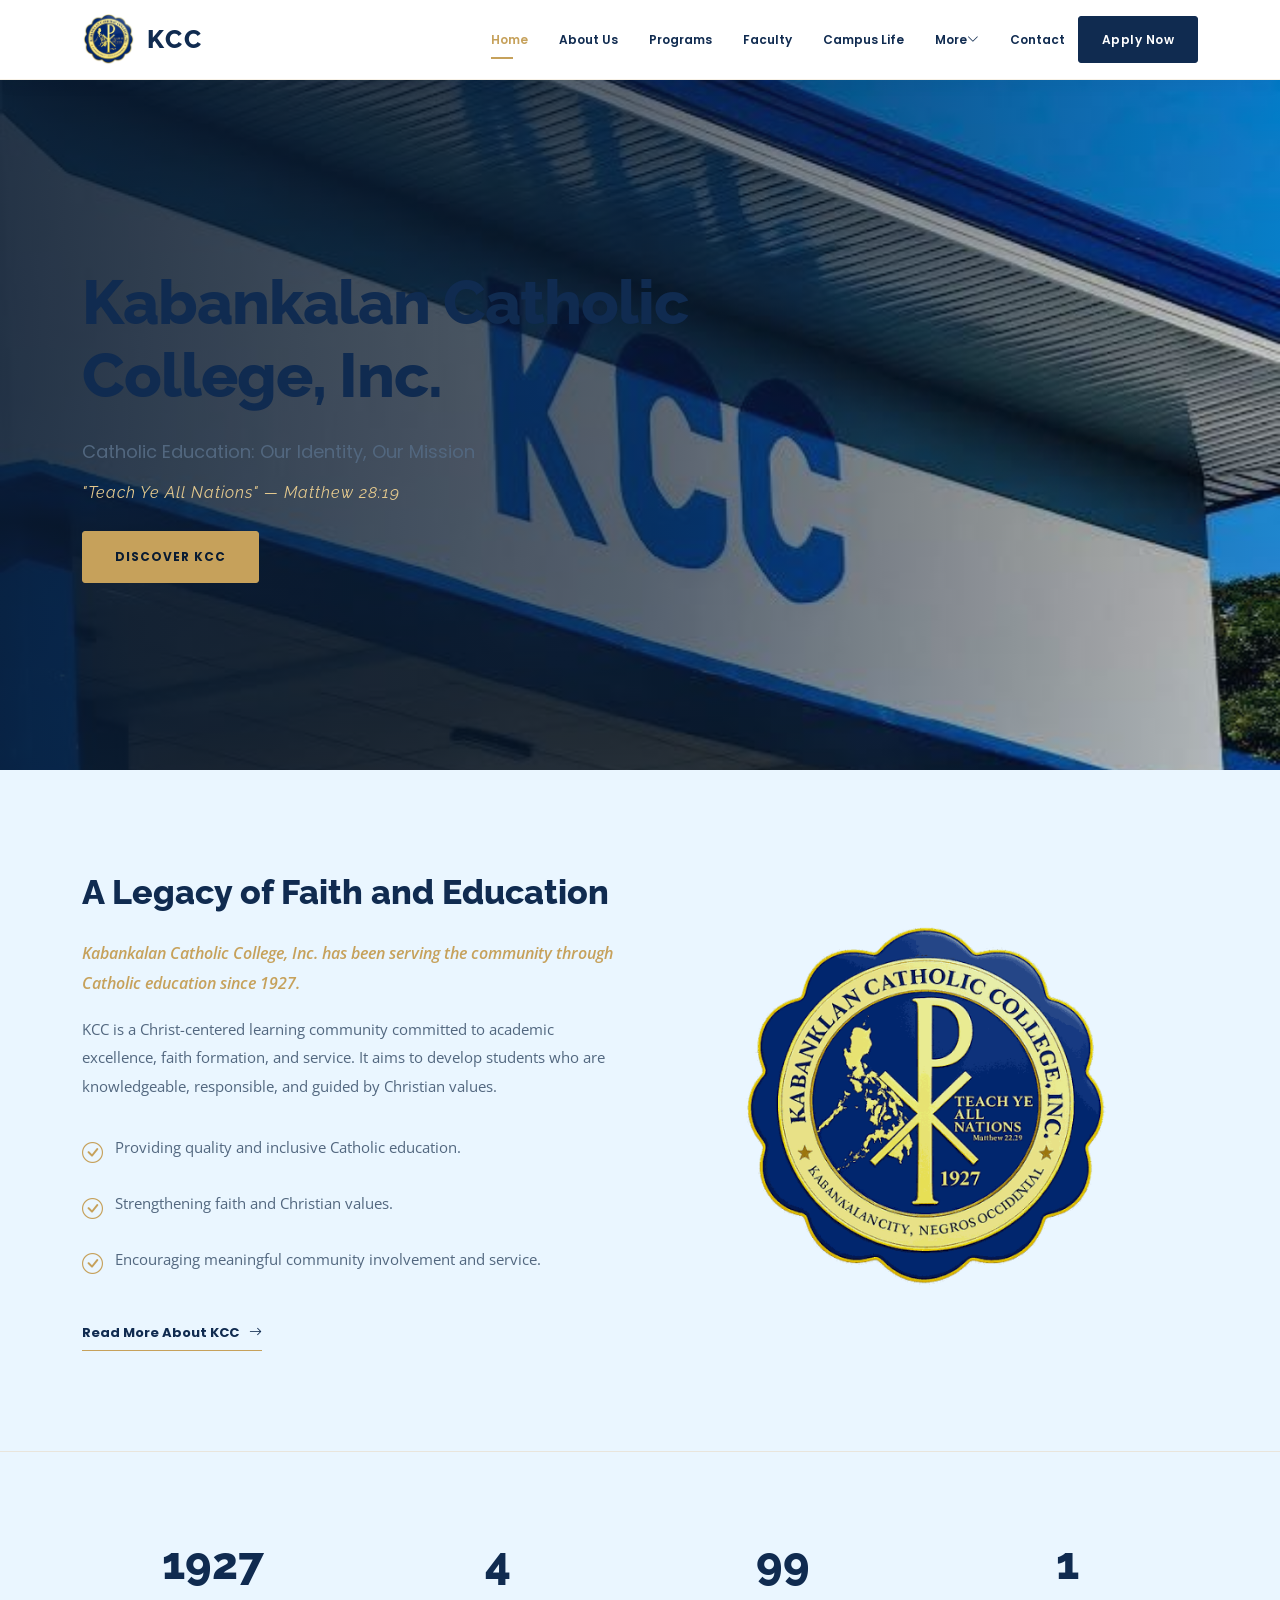
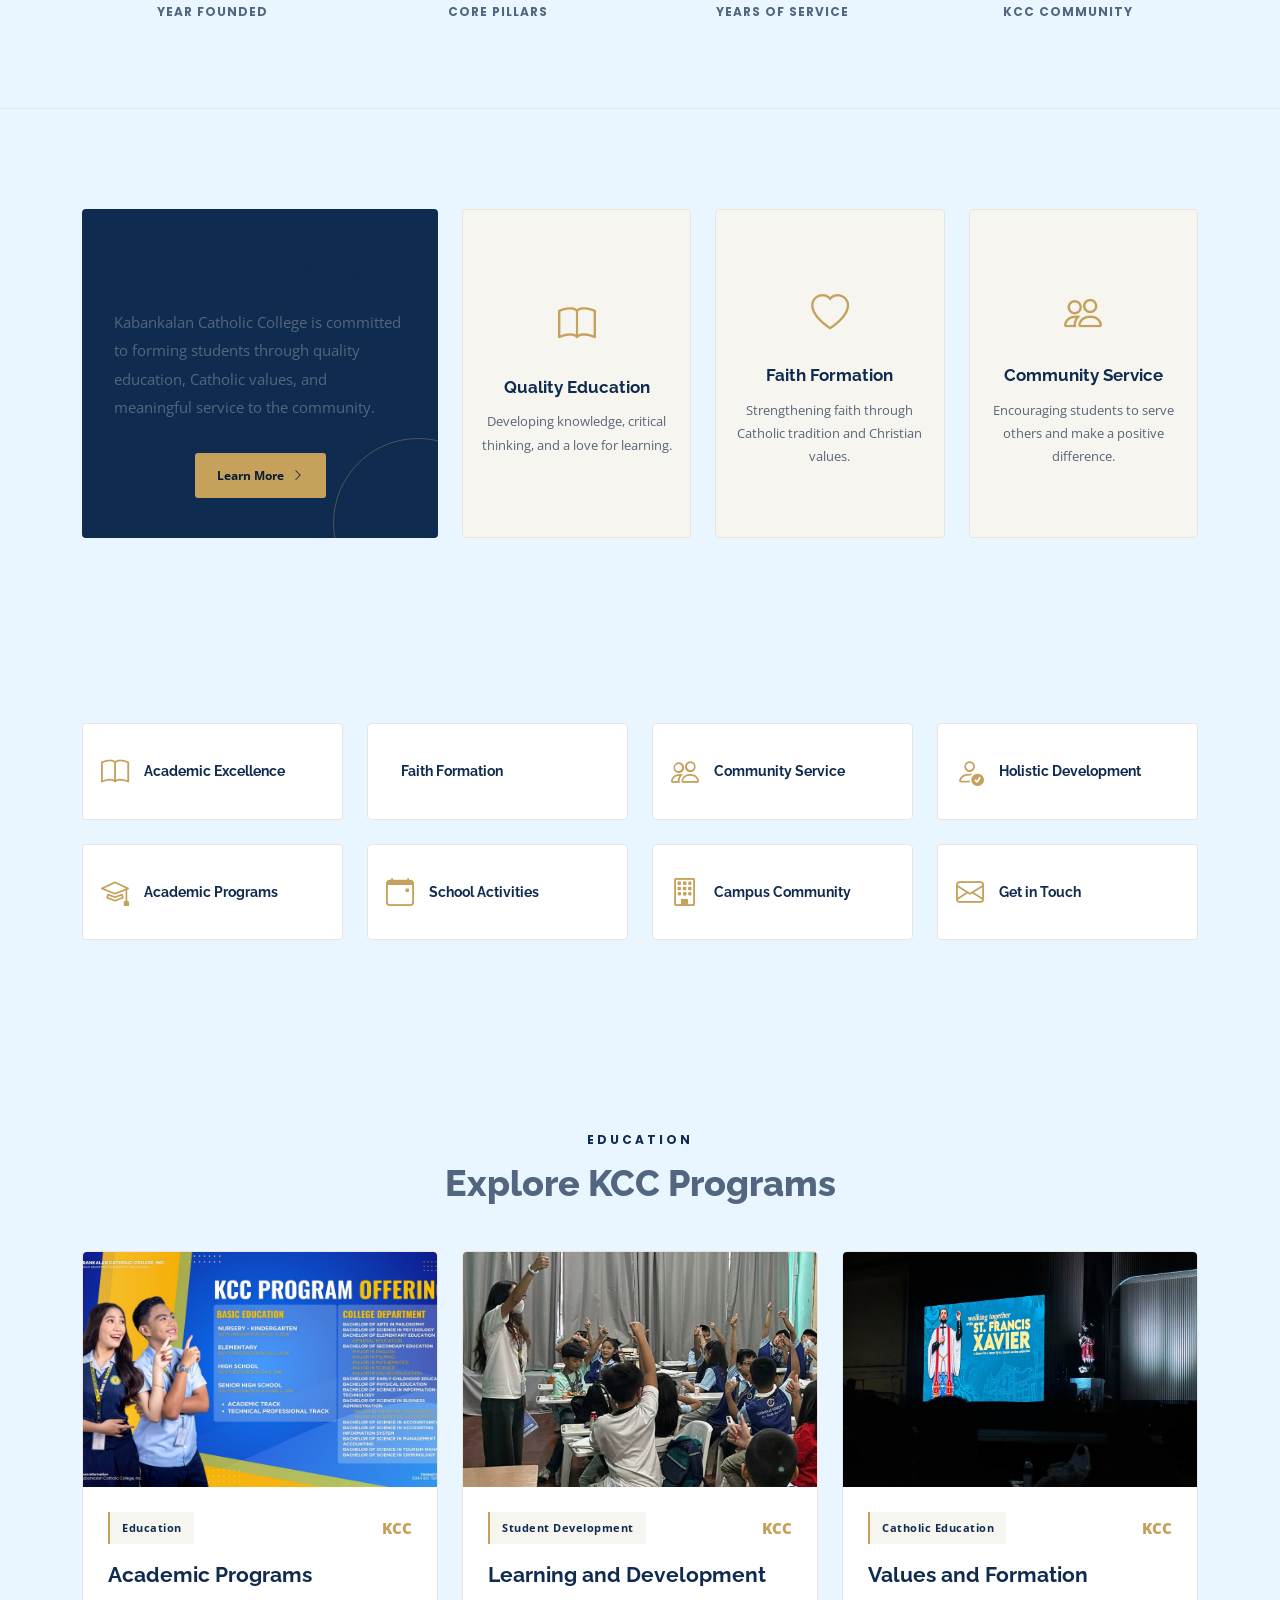
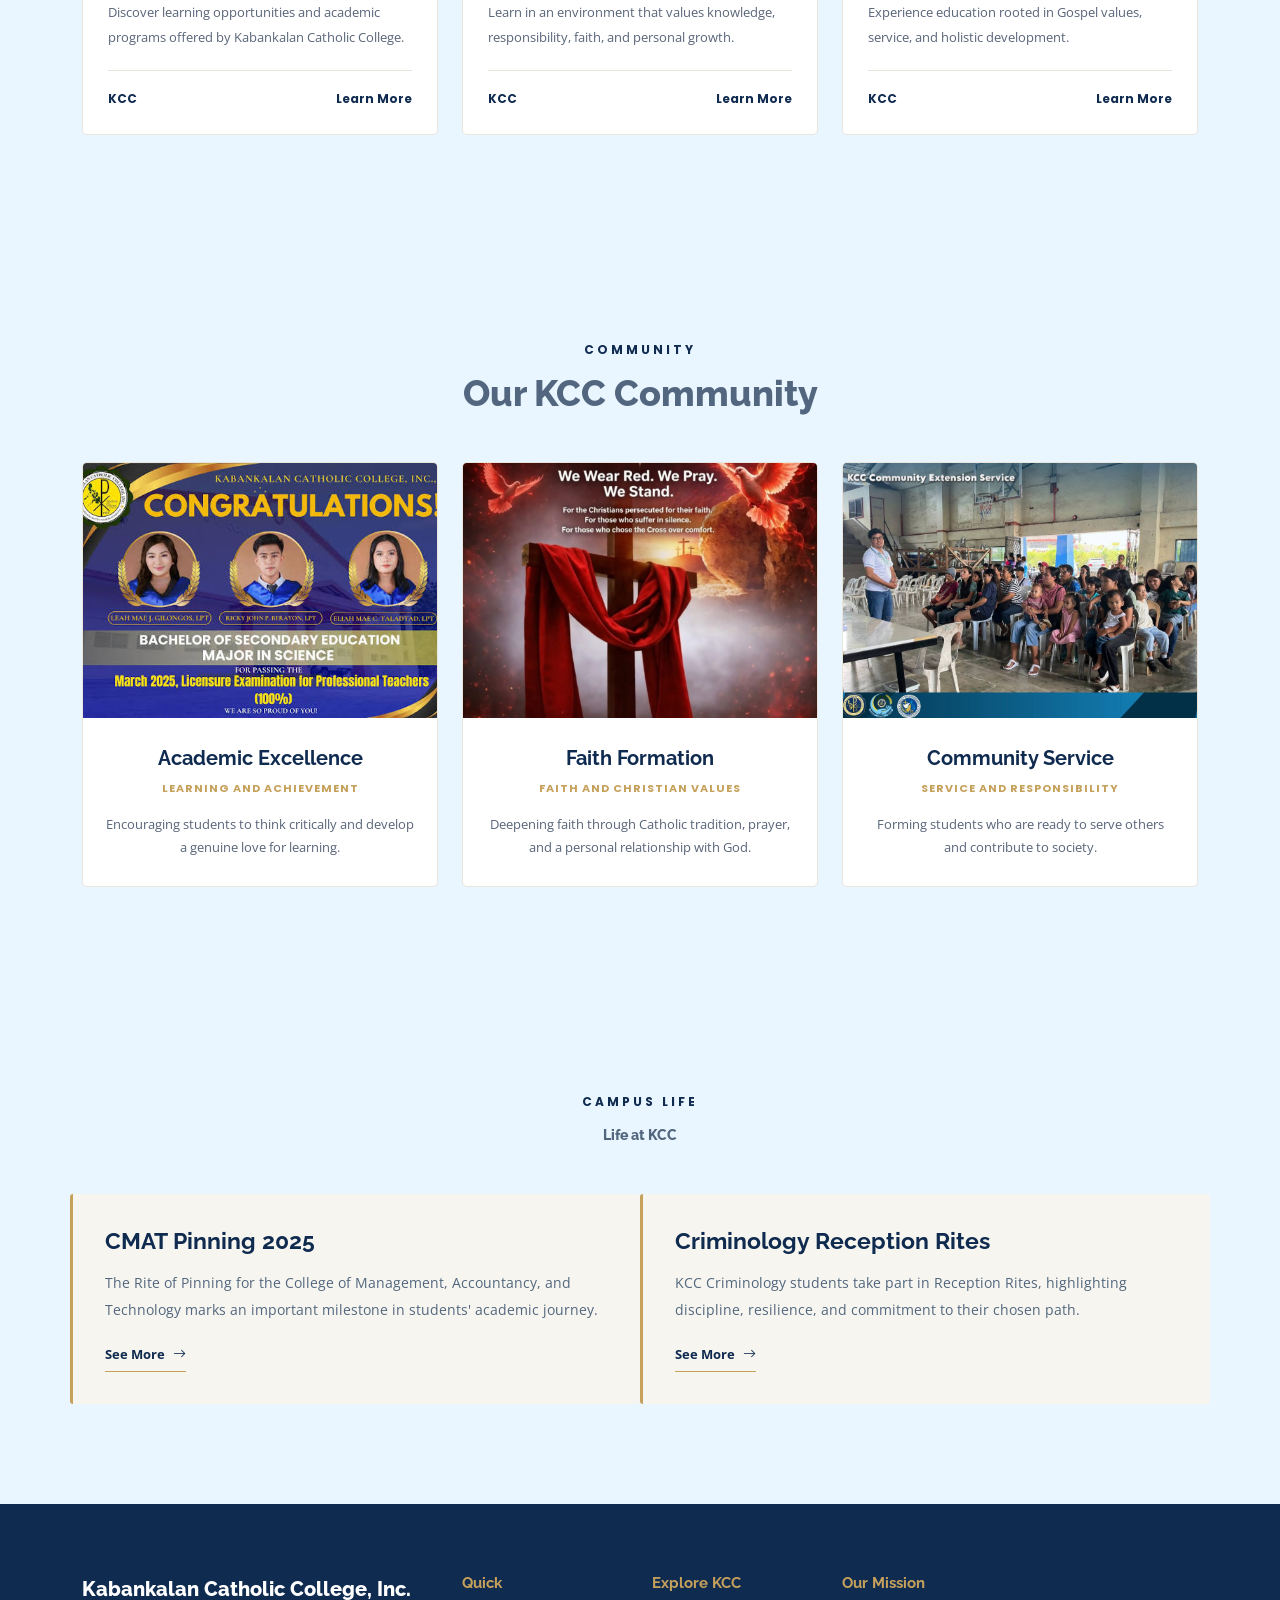
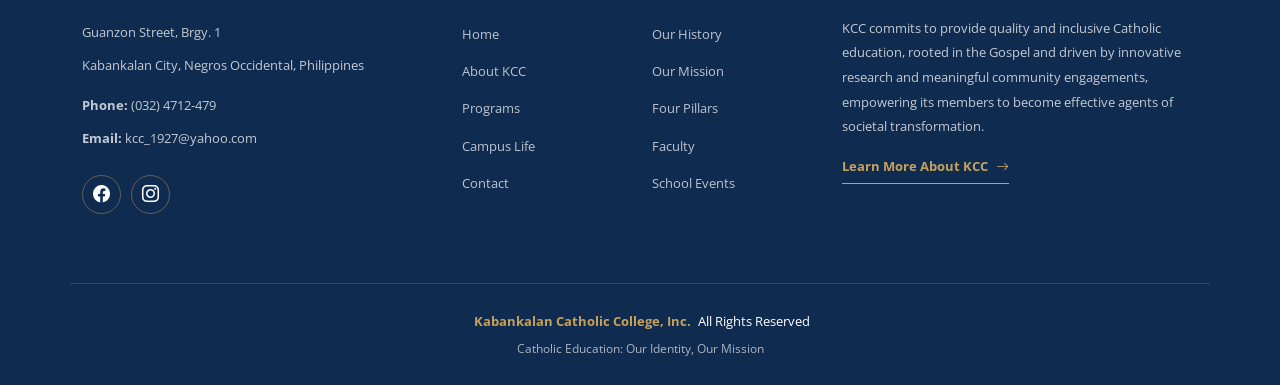
<file: index.html>
<!DOCTYPE html>
<html lang="en">

<head>
  <meta charset="utf-8">
  <meta content="width=device-width, initial-scale=1.0" name="viewport">

  <title>Kabankalan Catholic College, Inc. | Home</title>
  <meta name="description" content="Kabankalan Catholic College, Inc. - Catholic Education: Our Identity, Our Mission.">
  <meta name="keywords" content="Kabankalan Catholic College, KCC, Catholic Education">

  <!-- Favicons -->
  <link href="assets/img/favicon.png" rel="icon">
  <link href="assets/img/apple-touch-icon.png" rel="apple-touch-icon">

  <!-- Fonts -->
  <link href="https://fonts.googleapis.com" rel="preconnect">
  <link href="https://fonts.gstatic.com" rel="preconnect" crossorigin>
  <link href="https://fonts.googleapis.com/css2?family=Open+Sans:wght@300;400;500;600;700;800&family=Poppins:wght@300;400;500;600;700;800&family=Raleway:wght@300;400;500;600;700;800&display=swap" rel="stylesheet">

  <!-- Vendor CSS Files -->
  <link href="assets/vendor/bootstrap/css/bootstrap.min.css" rel="stylesheet">
  <link href="assets/vendor/bootstrap-icons/bootstrap-icons.css" rel="stylesheet">
  <link href="assets/vendor/aos/aos.css" rel="stylesheet">
  <link href="assets/vendor/glightbox/css/glightbox.min.css" rel="stylesheet">
  <link href="assets/vendor/swiper/swiper-bundle.min.css" rel="stylesheet">

  <!-- Main CSS File -->
  <link href="assets/css/main.css" rel="stylesheet">

</head>

<body class="index-page">

  <!-- Header -->
  <header id="header" class="header d-flex align-items-center sticky-top">
    <div class="container-fluid container-xl position-relative d-flex align-items-center">

      <a href="index.html" class="logo d-flex align-items-center me-auto">
        <img src="assets/img/about/kcclogo.png" alt="KCC Logo">
        <h1 class="sitename">KCC</h1>
      </a>

      <nav id="navmenu" class="navmenu">
        <ul>
          <li><a href="index.html" class="active">Home</a></li>
          <li><a href="about.html">About Us</a></li>
          <li><a href="courses.html">Programs</a></li>
          <li><a href="trainers.html">Faculty</a></li>
          <li><a href="events.html">Campus Life</a></li>
          
          <li class="dropdown">
            <a href="#">
              <span>More</span>
              <i class="bi bi-chevron-down toggle-dropdown"></i>
            </a>
            <ul>
              <li><a href="course-details.html">Program Details</a></li>
              <li><a href="events.html">School Activities</a></li>
              <li><a href="contact.html">Contact Information</a></li>
            </ul>
          </li>
          <li><a href="contact.html">Contact</a></li>
        </ul>
        <i class="mobile-nav-toggle d-xl-none bi bi-list"></i>
      </nav>

      <a class="btn-getstarted" href="pricing.html">Apply Now</a>

    </div>
  </header>
  <!-- /Header -->


  <main class="main">

    <!-- Hero Section -->
    <section id="hero" class="hero section dark-background">

      <img src="assets/img/about/hero.jpg" alt="Kabankalan Catholic College campus" data-aos="fade-in">

      <div class="container">
        <h2 data-aos="fade-up" data-aos-delay="100">
          Kabankalan Catholic College, Inc.
        </h2>

        <p data-aos="fade-up" data-aos-delay="200">
          Catholic Education: Our Identity, Our Mission
        </p>

        <p data-aos="fade-up" data-aos-delay="250">
          "Teach Ye All Nations" — Matthew 28:19
        </p>

        <div class="d-flex mt-4" data-aos="fade-up" data-aos-delay="300">
          <a href="about.html" class="btn-get-started">Discover KCC</a>
        </div>
      </div>

    </section>
    <!-- /Hero Section -->


    <!-- About Section -->
    <section id="about" class="about section">

      <div class="container">
        <div class="row gy-4">

          <div class="col-lg-6 order-1 order-lg-2" data-aos="fade-up" data-aos-delay="100">
            <img src="assets/img/about/kcclogo.png" class="img-fluid" alt="Kabankalan Catholic College">
          </div>

          <div class="col-lg-6 order-2 order-lg-1 content" data-aos="fade-up" data-aos-delay="200">

            <h3>A Legacy of Faith and Education</h3>

            <p class="fst-italic">
              Kabankalan Catholic College, Inc. has been serving the community
              through Catholic education since 1927.
            </p>

            <p>
              KCC is a Christ-centered learning community committed to academic
              excellence, faith formation, and service. It aims to develop
              students who are knowledgeable, responsible, and guided by
              Christian values.
            </p>

            <ul>
              <li>
                <i class="bi bi-check-circle"></i>
                <span>Providing quality and inclusive Catholic education.</span>
              </li>

              <li>
                <i class="bi bi-check-circle"></i>
                <span>Strengthening faith and Christian values.</span>
              </li>

              <li>
                <i class="bi bi-check-circle"></i>
                <span>Encouraging meaningful community involvement and service.</span>
              </li>
            </ul>

            <a href="about.html" class="read-more">
              <span>Read More About KCC</span>
              <i class="bi bi-arrow-right"></i>
            </a>

          </div>
        </div>
      </div>

    </section>
    <!-- /About Section -->


    <!-- Counts Section -->
    <section id="counts" class="section counts light-background">

      <div class="container" data-aos="fade-up" data-aos-delay="100">
        <div class="row gy-4">

          <div class="col-lg-3 col-md-6">
            <div class="stats-item text-center w-100 h-100">
              <span data-purecounter-start="0" data-purecounter-end="1927"
                data-purecounter-duration="1" class="purecounter"></span>
              <p>Year Founded</p>
            </div>
          </div>

          <div class="col-lg-3 col-md-6">
            <div class="stats-item text-center w-100 h-100">
              <span data-purecounter-start="0" data-purecounter-end="4"
                data-purecounter-duration="1" class="purecounter"></span>
              <p>Core Pillars</p>
            </div>
          </div>

          <div class="col-lg-3 col-md-6">
            <div class="stats-item text-center w-100 h-100">
              <span data-purecounter-start="0" data-purecounter-end="99"
                data-purecounter-duration="1" class="purecounter"></span>
              <p>Years of Service</p>
            </div>
          </div>

          <div class="col-lg-3 col-md-6">
            <div class="stats-item text-center w-100 h-100">
              <span data-purecounter-start="0" data-purecounter-end="1"
                data-purecounter-duration="1" class="purecounter"></span>
              <p>KCC Community</p>
            </div>
          </div>

        </div>
      </div>

    </section>
    <!-- /Counts Section -->


    <!-- Why Us Section -->
    <section id="why-us" class="section why-us">

      <div class="container">
        <div class="row gy-4">

          <div class="col-lg-4" data-aos="fade-up" data-aos-delay="100">
            <div class="why-box">

              <h3>Why Choose KCC?</h3>

              <p>
                Kabankalan Catholic College is committed to forming students
                through quality education, Catholic values, and meaningful
                service to the community.
              </p>

              <div class="text-center">
                <a href="about.html" class="more-btn">
                  <span>Learn More</span>
                  <i class="bi bi-chevron-right"></i>
                </a>
              </div>

            </div>
          </div>

          <div class="col-lg-8 d-flex align-items-stretch">
            <div class="row gy-4" data-aos="fade-up" data-aos-delay="200">

              <div class="col-xl-4">
                <div class="icon-box d-flex flex-column justify-content-center align-items-center">
                  <i class="bi bi-book"></i>
                  <h4>Quality Education</h4>
                  <p>
                    Developing knowledge, critical thinking, and a love for learning.
                  </p>
                </div>
              </div>

              <div class="col-xl-4" data-aos="fade-up" data-aos-delay="300">
                <div class="icon-box d-flex flex-column justify-content-center align-items-center">
                  <i class="bi bi-heart"></i>
                  <h4>Faith Formation</h4>
                  <p>
                    Strengthening faith through Catholic tradition and Christian values.
                  </p>
                </div>
              </div>

              <div class="col-xl-4" data-aos="fade-up" data-aos-delay="400">
                <div class="icon-box d-flex flex-column justify-content-center align-items-center">
                  <i class="bi bi-people"></i>
                  <h4>Community Service</h4>
                  <p>
                    Encouraging students to serve others and make a positive difference.
                  </p>
                </div>
              </div>

            </div>
          </div>

        </div>
      </div>

    </section>
    <!-- /Why Us Section -->


    <!-- Features Section -->
    <section id="features" class="features section">

      <div class="container">
        <div class="row gy-4">

          <div class="col-lg-3 col-md-4" data-aos="fade-up" data-aos-delay="100">
            <div class="features-item">
              <i class="bi bi-book" style="color: #ffbb2c;"></i>
              <h3><a href="about.html" class="stretched-link">Academic Excellence</a></h3>
            </div>
          </div>

          <div class="col-lg-3 col-md-4" data-aos="fade-up" data-aos-delay="200">
            <div class="features-item">
              <i class="bi bi-cross" style="color: #5578ff;"></i>
              <h3><a href="about.html" class="stretched-link">Faith Formation</a></h3>
            </div>
          </div>

          <div class="col-lg-3 col-md-4" data-aos="fade-up" data-aos-delay="300">
            <div class="features-item">
              <i class="bi bi-people" style="color: #e80368;"></i>
              <h3><a href="about.html" class="stretched-link">Community Service</a></h3>
            </div>
          </div>

          <div class="col-lg-3 col-md-4" data-aos="fade-up" data-aos-delay="400">
            <div class="features-item">
              <i class="bi bi-person-check" style="color: #e361ff;"></i>
              <h3><a href="about.html" class="stretched-link">Holistic Development</a></h3>
            </div>
          </div>

          <div class="col-lg-3 col-md-4" data-aos="fade-up" data-aos-delay="500">
            <div class="features-item">
              <i class="bi bi-mortarboard" style="color: #47aeff;"></i>
              <h3><a href="courses.html" class="stretched-link">Academic Programs</a></h3>
            </div>
          </div>

          <div class="col-lg-3 col-md-4" data-aos="fade-up" data-aos-delay="600">
            <div class="features-item">
              <i class="bi bi-calendar-event" style="color: #ffa76e;"></i>
              <h3><a href="events.html" class="stretched-link">School Activities</a></h3>
            </div>
          </div>

          <div class="col-lg-3 col-md-4" data-aos="fade-up" data-aos-delay="700">
            <div class="features-item">
              <i class="bi bi-building" style="color: #11dbcf;"></i>
              <h3><a href="about.html" class="stretched-link">Campus Community</a></h3>
            </div>
          </div>

          <div class="col-lg-3 col-md-4" data-aos="fade-up" data-aos-delay="800">
            <div class="features-item">
              <i class="bi bi-envelope" style="color: #4233ff;"></i>
              <h3><a href="contact.html" class="stretched-link">Get in Touch</a></h3>
            </div>
          </div>

        </div>
      </div>

    </section>
    <!-- /Features Section -->


    <!-- Courses Section -->
    <section id="courses" class="courses section">

      <div class="container section-title" data-aos="fade-up">
        <h2>Education</h2>
        <p>Explore KCC Programs</p>
      </div>

      <div class="container">
        <div class="row">

          <div class="col-lg-4 col-md-6 d-flex align-items-stretch" data-aos="zoom-in" data-aos-delay="100">
            <div class="course-item">

              <img src="assets/img/event/academicprograms.jpg" class="img-fluid" alt="KCC academic program">

              <div class="course-content">
                <div class="d-flex justify-content-between align-items-center mb-3">
                  <p class="category">Education</p>
                  <p class="price">KCC</p>
                </div>

                <h3><a href="courses.html">Academic Programs</a></h3>

                <p class="description">
                  Discover learning opportunities and academic programs offered
                  by Kabankalan Catholic College.
                </p>

                <div class="trainer d-flex justify-content-between align-items-center">
                  <div class="trainer-profile d-flex align-items-center">
                    <span class="trainer-link">KCC</span>
                  </div>
                  <a href="courses.html" class="trainer-link">Learn More</a>
                </div>
              </div>

            </div>
          </div>

          <div class="col-lg-4 col-md-6 d-flex align-items-stretch mt-4 mt-md-0" data-aos="zoom-in" data-aos-delay="200">
            <div class="course-item">

              <img src="assets/img/event/learning-development.jpg" class="img-fluid" alt="College education">

              <div class="course-content">
                <div class="d-flex justify-content-between align-items-center mb-3">
                  <p class="category">Student Development</p>
                  <p class="price">KCC</p>
                </div>

                <h3><a href="courses.html">Learning and Development</a></h3>

                <p class="description">
                  Learn in an environment that values knowledge, responsibility,
                  faith, and personal growth.
                </p>

                <div class="trainer d-flex justify-content-between align-items-center">
                  <div class="trainer-profile d-flex align-items-center">
                    <span class="trainer-link">KCC</span>
                  </div>
                  <a href="courses.html" class="trainer-link">Learn More</a>
                </div>
              </div>

            </div>
          </div>

          <div class="col-lg-4 col-md-6 d-flex align-items-stretch mt-4 mt-lg-0" data-aos="zoom-in" data-aos-delay="300">
            <div class="course-item">

              <img src="assets/img/event/values.jpg" class="img-fluid" alt="KCC community education">

              <div class="course-content">
                <div class="d-flex justify-content-between align-items-center mb-3">
                  <p class="category">Catholic Education</p>
                  <p class="price">KCC</p>
                </div>

                <h3><a href="courses.html">Values and Formation</a></h3>

                <p class="description">
                  Experience education rooted in Gospel values, service,
                  and holistic development.
                </p>

                <div class="trainer d-flex justify-content-between align-items-center">
                  <div class="trainer-profile d-flex align-items-center">
                    <span class="trainer-link">KCC</span>
                  </div>
                  <a href="courses.html" class="trainer-link">Learn More</a>
                </div>
              </div>

            </div>
          </div>

        </div>
      </div>

    </section>
    <!-- /Courses Section -->


    <!-- Trainers Index Section -->
    <section id="trainers-index" class="section trainers-index">

      <div class="container section-title" data-aos="fade-up">
        <h2>Community</h2>
        <p>Our KCC Community</p>
      </div>

      <div class="container">
        <div class="row">

          <div class="col-lg-4 col-md-6 d-flex" data-aos="fade-up" data-aos-delay="100">
            <div class="member">
              <img src="assets/img/event/academic-exellence.jpe" class="img-fluid" alt="KCC academic community">

              <div class="member-content">
                <h4>Academic Excellence</h4>
                <span>Learning and Achievement</span>
                <p>
                  Encouraging students to think critically and develop
                  a genuine love for learning.
                </p>
              </div>
            </div>
          </div>

          <div class="col-lg-4 col-md-6 d-flex" data-aos="fade-up" data-aos-delay="200">
            <div class="member">
              <img src="assets/img/event/faith-formation.jpg" class="img-fluid" alt="KCC faith formation">

              <div class="member-content">
                <h4>Faith Formation</h4>
                <span>Faith and Christian Values</span>
                <p>
                  Deepening faith through Catholic tradition, prayer,
                  and a personal relationship with God.
                </p>
              </div>
            </div>
          </div>

          <div class="col-lg-4 col-md-6 d-flex" data-aos="fade-up" data-aos-delay="300">
            <div class="member">
              <img src="assets/img/event/community-service.jpg" class="img-fluid" alt="KCC community service">

              <div class="member-content">
                <h4>Community Service</h4>
                <span>Service and Responsibility</span>
                <p>
                  Forming students who are ready to serve others
                  and contribute to society.
                </p>
              </div>
            </div>
          </div>

        </div>
      </div>

    </section>
    <!-- /Trainers Index Section -->


    <!-- Campus Life Section -->
    <section id="campus-life" class="section">

      <div class="container section-title" data-aos="fade-up">
        <h2>Campus Life</h2>
        <p>Life at KCC</p>
      </div>

      <div class="container">
        <div class="row gy-4">

          <div class="col-lg-6">
            <h3>CMAT Pinning 2025</h3>
            <p>
              The Rite of Pinning for the College of Management, Accountancy,
              and Technology marks an important milestone in students'
              academic journey.
            </p>
            <a href="events.html" class="read-more">
              <span>See More</span>
              <i class="bi bi-arrow-right"></i>
            </a>
          </div>

          <div class="col-lg-6">
            <h3>Criminology Reception Rites</h3>
            <p>
              KCC Criminology students take part in Reception Rites,
              highlighting discipline, resilience, and commitment
              to their chosen path.
            </p>
            <a href="events.html" class="read-more">
              <span>See More</span>
              <i class="bi bi-arrow-right"></i>
            </a>
          </div>

        </div>
      </div>

    </section>
    <!-- /Campus Life Section -->

  </main>


  <!-- Footer -->
  <footer id="footer" class="footer position-relative light-background">

    <div class="container footer-top">
      <div class="row gy-4">

        <div class="col-lg-4 col-md-6 footer-about">

          <a href="index.html" class="logo d-flex align-items-center">
            <span class="sitename">Kabankalan Catholic College, Inc.</span>
          </a>

          <div class="footer-contact pt-3">
            <p>Guanzon Street, Brgy. 1</p>
            <p>Kabankalan City, Negros Occidental, Philippines</p>
            <p class="mt-3">
              <strong>Phone:</strong>
              <span>(032) 4712-479</span>
            </p>
            <p>
              <strong>Email:</strong>
              <span>kcc_1927@yahoo.com</span>
            </p>
          </div>

          <div class="social-links d-flex mt-4">
            <a href="#"><i class="bi bi-facebook"></i></a>
            <a href="#"><i class="bi bi-instagram"></i></a>
          </div>

        </div>


        <div class="col-lg-2 col-md-3 footer-links">
          <h4>Quick</h4>
          <ul>
            <li><a href="index.html">Home</a></li>
            <li><a href="about.html">About KCC</a></li>
            <li><a href="courses.html">Programs</a></li>
            <li><a href="events.html">Campus Life</a></li>
            <li><a href="contact.html">Contact</a></li>
          </ul>
        </div>


        <div class="col-lg-2 col-md-3 footer-links">
          <h4>Explore KCC</h4>
          <ul>
            <li><a href="about.html">Our History</a></li>
            <li><a href="about.html">Our Mission</a></li>
            <li><a href="about.html">Four Pillars</a></li>
            <li><a href="trainers.html">Faculty</a></li>
            <li><a href="events.html">School Events</a></li>
          </ul>
        </div>


        <div class="col-lg-4 col-md-12 footer-newsletter">
          <h4>Our Mission</h4>

          <p>
            KCC commits to provide quality and inclusive Catholic education,
            rooted in the Gospel and driven by innovative research and
            meaningful community engagements, empowering its members to
            become effective agents of societal transformation.
          </p>

          <a href="about.html" class="read-more">
            <span>Learn More About KCC</span>
            <i class="bi bi-arrow-right"></i>
          </a>
        </div>

      </div>
    </div>


    <div class="container copyright text-center mt-4">
      <p>
       
        <strong class="px-1 sitename">Kabankalan Catholic College, Inc.</strong>
        <span>All Rights Reserved</span>
      </p>

      <div class="credits">
        Catholic Education: Our Identity, Our Mission
      </div>
    </div>

  </footer>
  <!-- /Footer -->


  <!-- Scroll Top -->
  <a href="#" id="scroll-top" class="scroll-top d-flex align-items-center justify-content-center">
    <i class="bi bi-arrow-up-short"></i>
  </a>

  <!-- Preloader -->
  <div id="preloader"></div>


  <!-- Vendor JS Files -->
  <script src="assets/vendor/bootstrap/js/bootstrap.bundle.min.js"></script>
  <script src="assets/vendor/aos/aos.js"></script>
  <script src="assets/vendor/glightbox/js/glightbox.min.js"></script>
  <script src="assets/vendor/purecounter/purecounter_vanilla.js"></script>
  <script src="assets/vendor/swiper/swiper-bundle.min.js"></script>

  <!-- Main JS File -->
  <script src="assets/js/main.js"></script>

</body>
</html>
</file>
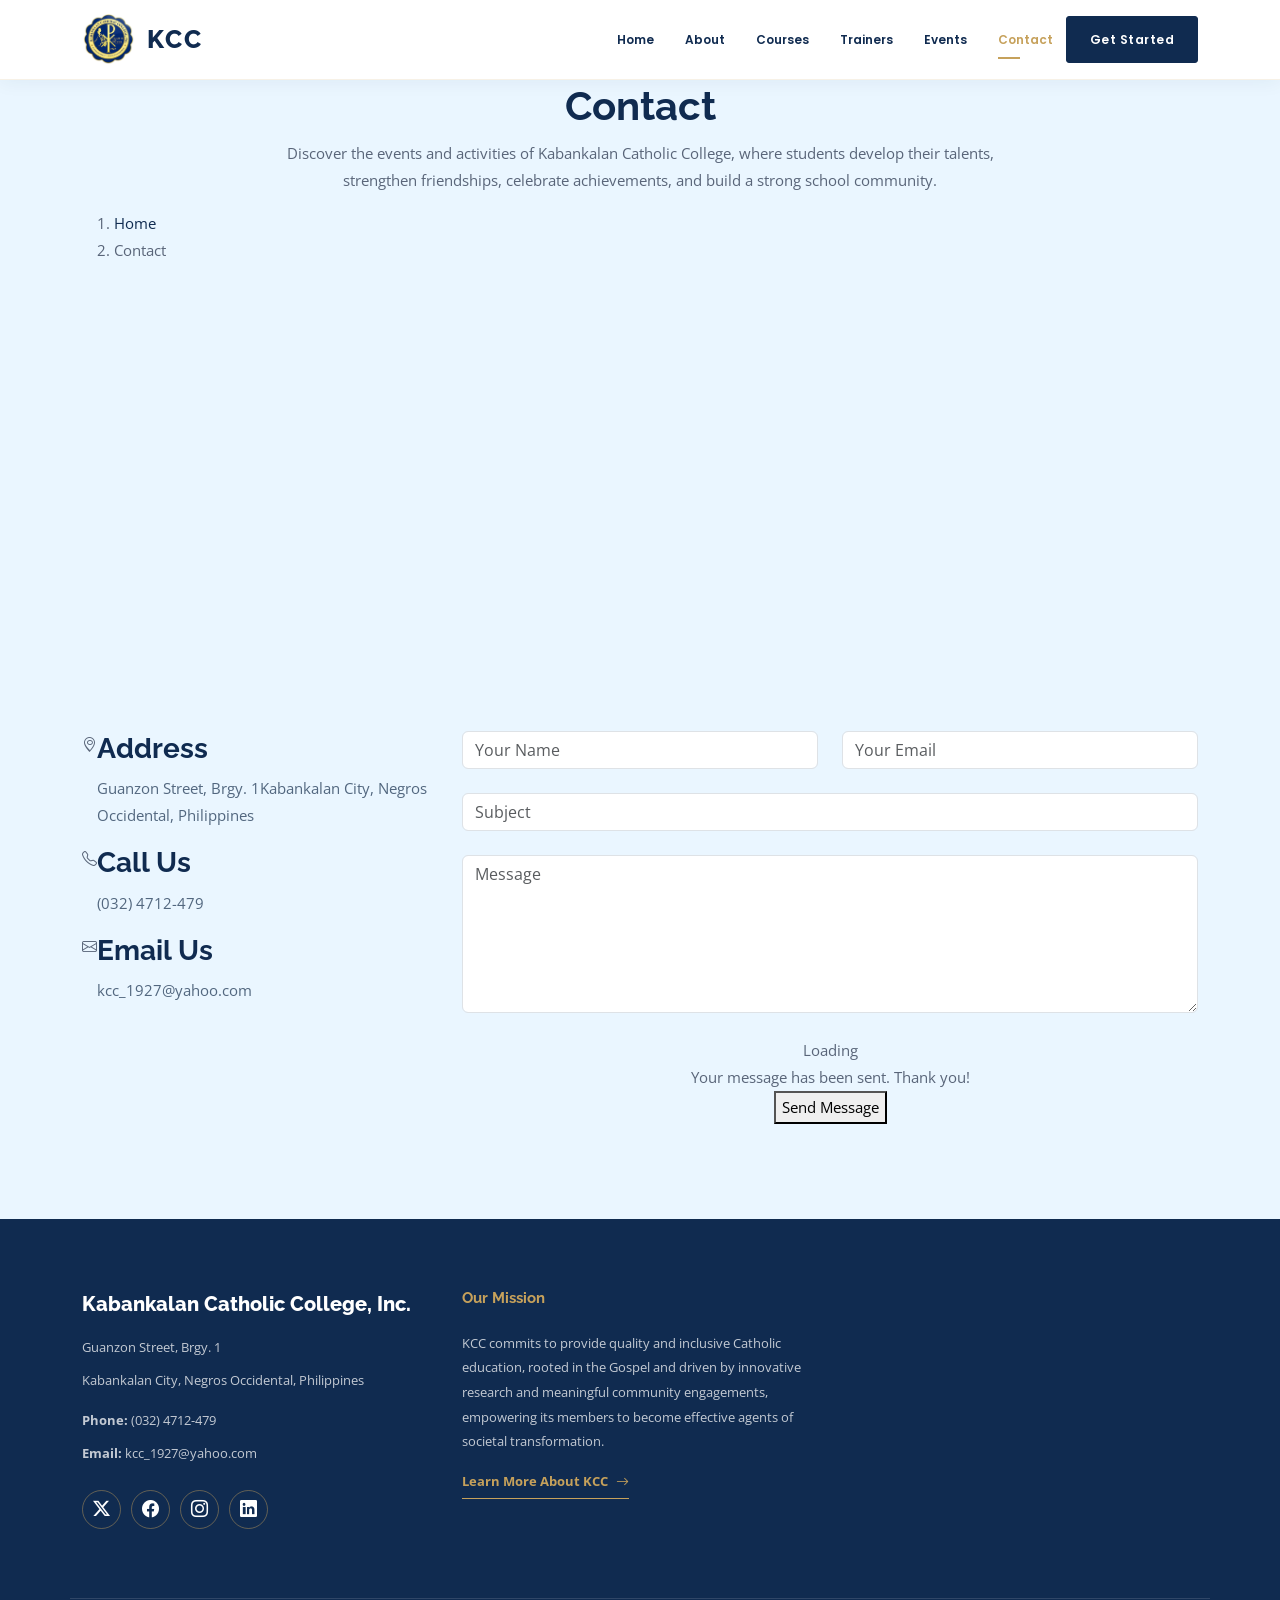
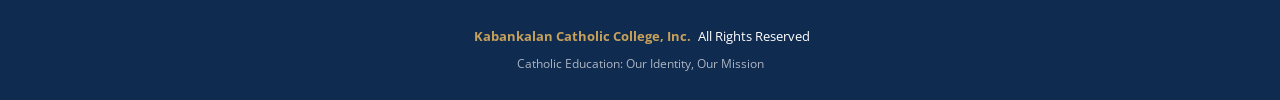
<file: contact.html>
<!DOCTYPE html>
<html lang="en">
  
<head>
  <meta charset="utf-8">
  <meta content="width=device-width, initial-scale=1.0" name="viewport">
  <title>Contact - Mentor Bootstrap Template</title>
  <meta name="description" content="">
  <meta name="keywords" content="">

  <!-- Favicons -->
  <link href="assets/img/favicon.png" rel="icon">
  <link href="assets/img/apple-touch-icon.png" rel="apple-touch-icon">

  <!-- Fonts -->
  <link href="https://fonts.googleapis.com" rel="preconnect">
  <link href="https://fonts.gstatic.com" rel="preconnect" crossorigin>
  <link
    href="https://fonts.googleapis.com/css2?family=Open+Sans:ital,wght@0,300;0,400;0,500;0,600;0,700;0,800;1,300;1,400;1,500;1,600;1,700;1,800&family=Poppins:ital,wght@0,100;0,200;0,300;0,400;0,500;0,600;0,700;0,800;0,900;1,100;1,200;1,300;1,400;1,500;1,600;1,700;1,800;1,900&family=Raleway:ital,wght@0,100;0,200;0,300;0,400;0,500;0,600;0,700;0,800;0,900;1,100;1,200;1,300;1,400;1,500;1,600;1,700;1,800;1,900&display=swap"
    rel="stylesheet">

  <!-- Vendor CSS Files -->
  <link href="assets/vendor/bootstrap/css/bootstrap.min.css" rel="stylesheet">
  <link href="assets/vendor/bootstrap-icons/bootstrap-icons.css" rel="stylesheet">
  <link href="assets/vendor/aos/aos.css" rel="stylesheet">
  <link href="assets/vendor/glightbox/css/glightbox.min.css" rel="stylesheet">
  <link href="assets/vendor/swiper/swiper-bundle.min.css" rel="stylesheet">

  <!-- Main CSS File -->
  <link href="assets/css/main.css" rel="stylesheet">

  <!-- =======================================================
  * Template Name: Mentor
  * Template URL: https://bootstrapmade.com/mentor-free-education-bootstrap-theme/
  * Updated: Jul 07 2025 with Bootstrap v5.3.7
  * Author: BootstrapMade.com
  * License: https://bootstrapmade.com/license/
  ======================================================== -->
</head>

<body class="contact-page">

  <header id="header" class="header d-flex align-items-center sticky-top">
    <div class="container-fluid container-xl position-relative d-flex align-items-center">

     <a href="index.html" class="logo d-flex align-items-center me-auto">
        <img src="assets/img/about/kcclogo.png" alt="KCC Logo">
        <h1 class="sitename">KCC</h1>
      </a>
        

      <nav id="navmenu" class="navmenu">
        <ul>
          <li><a href="index.html">Home<br></a></li>
          <li><a href="about.html">About</a></li>
          <li><a href="courses.html">Courses</a></li>
          <li><a href="trainers.html">Trainers</a></li>
          <li><a href="events.html">Events</a></li>
         
          <li><a href="contact.html" class="active">Contact</a></li>
        </ul>
        <i class="mobile-nav-toggle d-xl-none bi bi-list"></i>
      </nav>

      <a class="btn-getstarted" href="courses.html">Get Started</a>

    </div>
  </header>

  <main class="main">

    <!-- Page Title -->
    <div class="page-title" data-aos="fade">
      <div class="heading">
        <div class="container">
          <div class="row d-flex justify-content-center text-center">
            <div class="col-lg-8">
              <h1>Contact</h1>
              <p class="mb-0"><p class="mb-0">
           Discover the events and activities of Kabankalan Catholic College,
           where students develop their talents, strengthen friendships,
           celebrate achievements, and build a strong school community.
           </p></p>
            </div>
          </div>
        </div>
      </div>
      <nav class="breadcrumbs">
        <div class="container">
          <ol>
            <li><a href="index.html">Home</a></li>
            <li class="current">Contact</li>
          </ol>
        </div>
      </nav>
    </div><!-- End Page Title -->

    <!-- Contact Section -->
    <section id="contact" class="contact section">

      <div class="mb-5" data-aos="fade-up" data-aos-delay="200">
        <iframe style="border:0; width: 100%; height: 300px;"
          src="https://www.google.com/maps/embed?pb=!1m18!1m12!1m3!1d3929.238784740217!2d122.81232827450893!3d9.997124173085345!2m3!1f0!2f0!3f0!3m2!1i1024!2i768!4f13.1!3m3!1m2!1s0x33ac10d67b939207%3A0x905b7d9ae0747c2a!2sKabankalan%20Catholic%20College!5e0!3m2!1sen!2sph!4v1795324515804!5m2!1sen!2sph"
          frameborder="0" allowfullscreen="" loading="lazy" referrerpolicy="no-referrer-when-downgrade"></iframe>
      </div><!-- End Google Maps -->

      <div class="container" data-aos="fade-up" data-aos-delay="100">

        <div class="row gy-4">

          <div class="col-lg-4">
            <div class="info-item d-flex" data-aos="fade-up" data-aos-delay="300">
              <i class="bi bi-geo-alt flex-shrink-0"></i>
              <div>
                <h3>Address</h3>
                <p>Guanzon Street, Brgy. 1Kabankalan City, Negros Occidental, Philippines</p>
              </div>
            </div><!-- End Info Item -->

            <div class="info-item d-flex" data-aos="fade-up" data-aos-delay="400">
              <i class="bi bi-telephone flex-shrink-0"></i>
              <div>
                <h3>Call Us</h3>
                <p> (032) 4712-479</p>
              </div>
            </div><!-- End Info Item -->

            <div class="info-item d-flex" data-aos="fade-up" data-aos-delay="500">
              <i class="bi bi-envelope flex-shrink-0"></i>
              <div>
                <h3>Email Us</h3>
                <p>kcc_1927@yahoo.com</p>
              </div>
            </div><!-- End Info Item -->

          </div>

          <div class="col-lg-8">
            <form action="#" method="post" class="email-form" data-aos="fade-up" data-aos-delay="200">
              <div class="row gy-4">

                <div class="col-md-6">
                  <input type="text" name="name" class="form-control" placeholder="Your Name" required="">
                </div>

                <div class="col-md-6 ">
                  <input type="email" class="form-control" name="email" placeholder="Your Email" required="">
                </div>

                <div class="col-md-12">
                  <input type="text" class="form-control" name="subject" placeholder="Subject" required="">
                </div>

                <div class="col-md-12">
                  <textarea class="form-control" name="message" rows="6" placeholder="Message" required=""></textarea>
                </div>

                <div class="col-md-12 text-center">
                  <div class="loading">Loading</div>
                  <div class="error-message"></div>
                  <div class="sent-message">Your message has been sent. Thank you!</div>

                  <button type="submit">Send Message</button>
                </div>

              </div>
            </form>
          </div><!-- End Contact Form -->

        </div>

      </div>

    </section><!-- /Contact Section -->

  </main>

  <footer id="footer" class="footer position-relative light-background">

   <div class="container footer-top">
      <div class="row gy-4">

        <div class="col-lg-4 col-md-6 footer-about">

          <a href="index.html" class="logo d-flex align-items-center">
            <span class="sitename">Kabankalan Catholic College, Inc.</span>
          </a>

          <div class="footer-contact pt-3">
            <p>Guanzon Street, Brgy. 1</p>
            <p>Kabankalan City, Negros Occidental, Philippines</p>
            <p class="mt-3">
              <strong>Phone:</strong>
              <span>(032) 4712-479</span>
            </p>
            <p>
              <strong>Email:</strong>
              <span>kcc_1927@yahoo.com</span>
            </p>
          </div>

          <div class="social-links d-flex mt-4">
            <a href=""><i class="bi bi-twitter-x"></i></a>
            <a href=""><i class="bi bi-facebook"></i></a>
            <a href=""><i class="bi bi-instagram"></i></a>
            <a href=""><i class="bi bi-linkedin"></i></a>
          </div>
        </div>
      
          <div class="col-lg-4 col-md-12 footer-newsletter">
          <h4>Our Mission</h4>

          <p>
            KCC commits to provide quality and inclusive Catholic education,
            rooted in the Gospel and driven by innovative research and
            meaningful community engagements, empowering its members to
            become effective agents of societal transformation.
          </p>

          <a href="about.html" class="read-more">
            <span>Learn More About KCC</span>
            <i class="bi bi-arrow-right"></i>
          </a>
        </div>

      </div>
    </div>



   <div class="container copyright text-center mt-4">
      <p>
        
        <strong class="px-1 sitename">Kabankalan Catholic College, Inc.</strong>
        <span>All Rights Reserved</span>
      </p>

      <div class="credits">
        Catholic Education: Our Identity, Our Mission
      </div>
    </div>
  </footer>

  <!-- Scroll Top -->
  <a href="#" id="scroll-top" class="scroll-top d-flex align-items-center justify-content-center"><i
      class="bi bi-arrow-up-short"></i></a>

  <!-- Preloader -->
  <div id="preloader"></div>

  <!-- Vendor JS Files -->
  <script src="assets/vendor/bootstrap/js/bootstrap.bundle.min.js"></script>
  <script src="assets/vendor/aos/aos.js"></script>
  <script src="assets/vendor/glightbox/js/glightbox.min.js"></script>
  <script src="assets/vendor/purecounter/purecounter_vanilla.js"></script>
  <script src="assets/vendor/swiper/swiper-bundle.min.js"></script>

  <!-- Main JS File -->
  <script src="assets/js/main.js"></script>

</body>

</html>
</file>
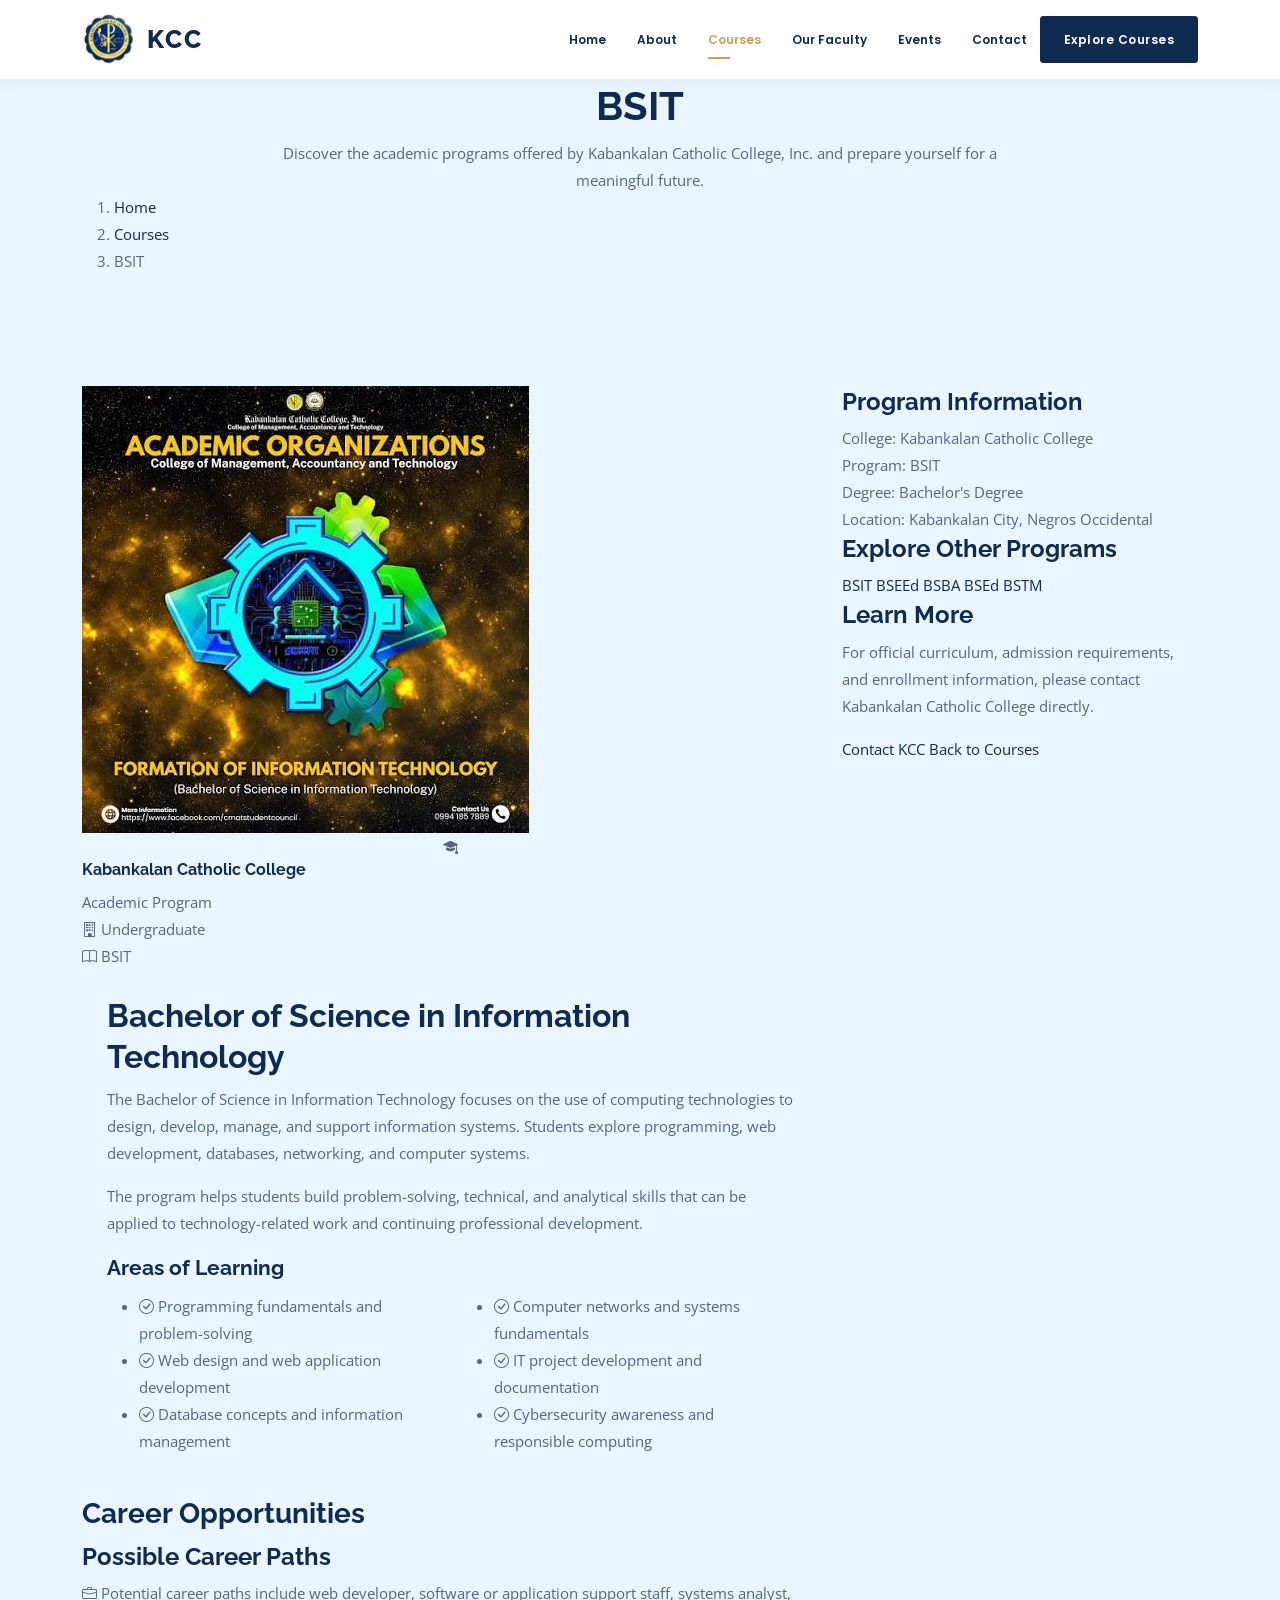
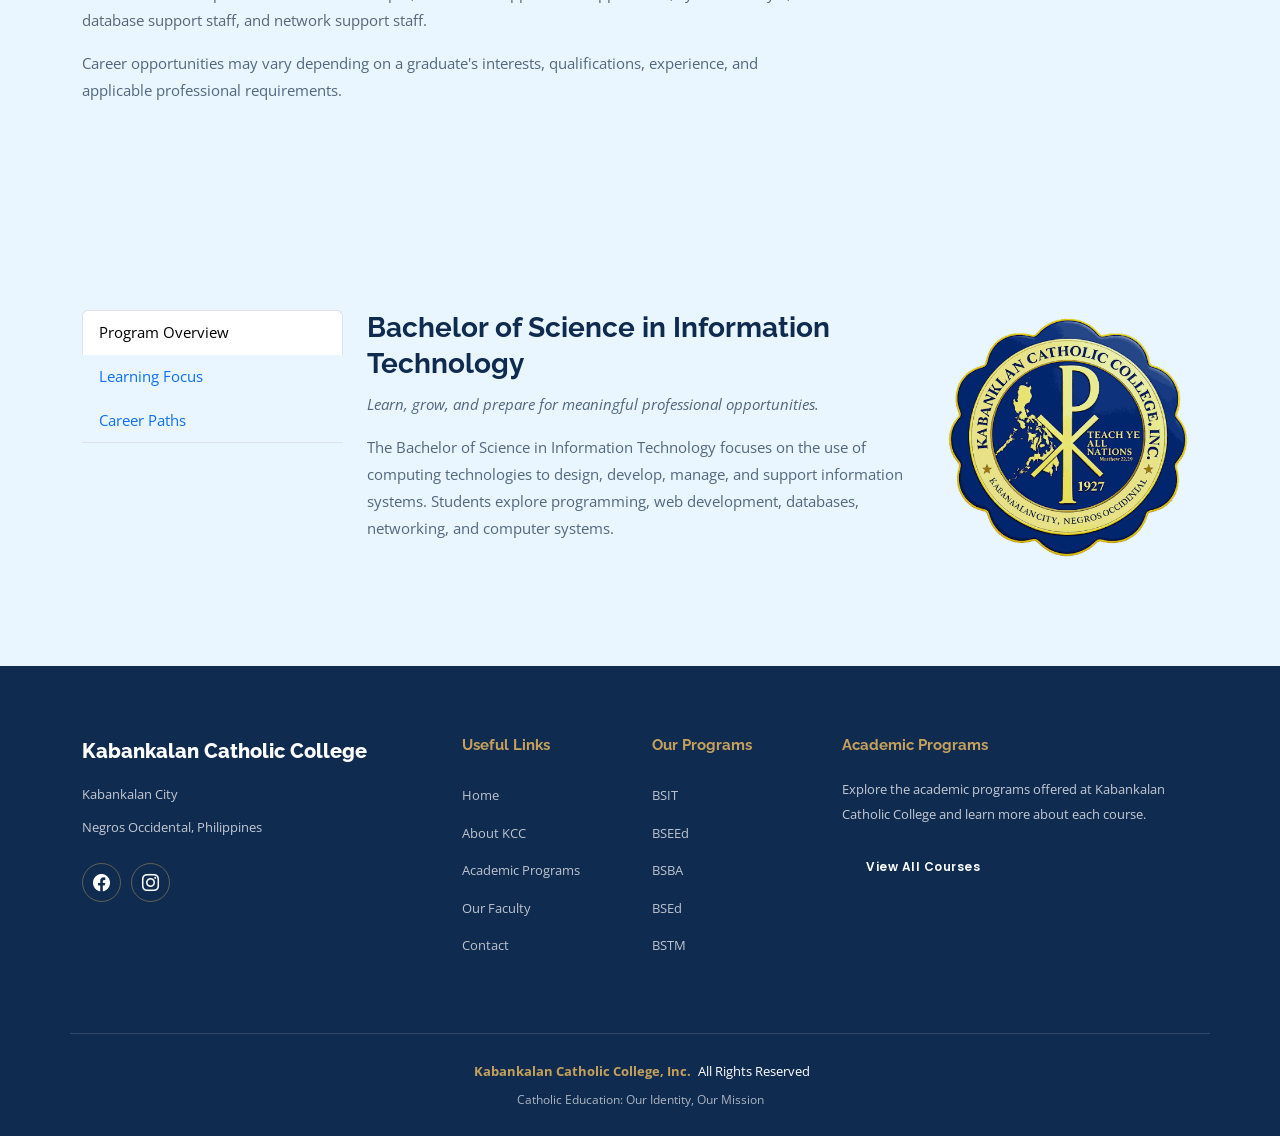
<file: course-details.html>
<!DOCTYPE html>
<html lang="en">

<head>
  <meta charset="utf-8">
  <meta content="width=device-width, initial-scale=1.0" name="viewport">
  <title>Program Details - Kabankalan Catholic College</title>
  <meta name="description" content="Learn more about the academic programs of Kabankalan Catholic College, Inc.">
  <meta name="keywords" content="KCC, program details, academic programs">

  <link href="assets/img/favicon.png" rel="icon">
  <link href="assets/img/apple-touch-icon.png" rel="apple-touch-icon">

  <link href="https://fonts.googleapis.com" rel="preconnect">
  <link href="https://fonts.gstatic.com" rel="preconnect" crossorigin>
  <link href="https://fonts.googleapis.com/css2?family=Open+Sans:wght@300;400;500;600;700;800&family=Poppins:wght@300;400;500;600;700;800;900&family=Raleway:wght@300;400;500;600;700;800;900&display=swap" rel="stylesheet">

  <!-- Vendor CSS Files -->
  <link href="assets/vendor/bootstrap/css/bootstrap.min.css" rel="stylesheet">
  <link href="assets/vendor/bootstrap-icons/bootstrap-icons.css" rel="stylesheet">
  <link href="assets/vendor/aos/aos.css" rel="stylesheet">
  <link href="assets/vendor/glightbox/css/glightbox.min.css" rel="stylesheet">
  <link href="assets/vendor/swiper/swiper-bundle.min.css" rel="stylesheet">

  <!-- Main CSS File -->
  <link href="assets/css/main.css" rel="stylesheet">
</head>

<body class="course-details-page">

  <!-- Header -->
  <header id="header" class="header d-flex align-items-center sticky-top">
    <div class="container-fluid container-xl position-relative d-flex align-items-center">

      <a href="index.html" class="logo d-flex align-items-center me-auto">
        <img src="assets/img/about/kcclogo.png" alt="KCC Logo">
        <h1 class="sitename">KCC</h1>
      </a>

      <nav id="navmenu" class="navmenu">
        <ul>
          <li><a href="index.html">Home</a></li>
          <li><a href="about.html">About</a></li>
          <li><a href="courses.html" class="active">Courses</a></li>
          <li><a href="Our Faculty.html">Our Faculty</a></li>
          <li><a href="events.html">Events</a></li>
          <li><a href="contact.html">Contact</a></li>
        </ul>
        <i class="mobile-nav-toggle d-xl-none bi bi-list"></i>
      </nav>

      <a class="btn-getstarted" href="courses.html">Explore Courses</a>

    </div>
  </header>
  <!-- End Header -->

  <main class="main">

    <!-- Page Title -->
    <div class="page-title" data-aos="fade">
      <div class="heading">
        <div class="container">
          <div class="row d-flex justify-content-center text-center">
            <div class="col-lg-8">
              <h1 id="page-course-title">Program Details</h1>
              <p class="mb-0">
                Discover the academic programs offered by Kabankalan Catholic College, Inc.
                and prepare yourself for a meaningful future.
              </p>
            </div>
          </div>
        </div>
      </div>

      <nav class="breadcrumbs">
        <div class="container">
          <ol>
            <li><a href="index.html">Home</a></li>
            <li><a href="courses.html">Courses</a></li>
            <li class="current" id="breadcrumb-course">Program Details</li>
          </ol>
        </div>
      </nav>
    </div>
    <!-- End Page Title -->

    <!-- Course Details Section -->
    <section id="course-details" class="course-details section">
      <div class="container" data-aos="fade-up" data-aos-delay="100">

        <div class="row">

          <div class="col-lg-8">

            <div class="course-header" data-aos="fade-up" data-aos-delay="200">

              <div class="course-image">
                <img id="program-image"
                  src="assets/img/course/program.jpe"
                  alt="KCC Academic Program"
                  class="img-fluid">
              </div>

              <div class="course-meta">

                <div class="instructor">
                  <div class="instructor-avatar d-flex align-items-center justify-content-center">
                    <i class="bi bi-mortarboard-fill"></i>
                  </div>

                  <div class="instructor-info">
                    <h6>Kabankalan Catholic College</h6>
                    <span>Academic Program</span>
                  </div>
                </div>

                <div class="course-stats">
                  <div class="stat-item">
                    <i class="bi bi-building"></i>
                    <span>Undergraduate</span>
                  </div>

                  <div class="stat-item">
                    <i class="bi bi-book"></i>
                    <span id="program-code">Program</span>
                  </div>
                </div>

              </div>
            </div>

            <!-- Program Content -->
            <div class="course-content" data-aos="fade-up" data-aos-delay="300">

              <h2 id="program-heading">Program Overview</h2>

              <div class="course-description">
                <p id="program-description"></p>
                <p id="program-paragraph"></p>
              </div>

              <div class="what-you-learn">
                <h3>Areas of Learning</h3>

                <div class="row">
                  <div class="col-md-6">
                    <ul class="learn-list" id="learning-list-left"></ul>
                  </div>

                  <div class="col-md-6">
                    <ul class="learn-list" id="learning-list-right"></ul>
                  </div>
                </div>

              </div>
            </div>

            <!-- Career Opportunities -->
            <div class="course-curriculum" data-aos="fade-up" data-aos-delay="400">

              <h3>Career Opportunities</h3>

              <div class="curriculum-section">
                <div class="section-header">
                  <h4>Possible Career Paths</h4>
                </div>

                <div class="lessons">
                  <div class="lesson-item">
                    <div class="lesson-info">
                      <i class="bi bi-briefcase"></i>
                      <span id="career-description"></span>
                    </div>
                  </div>
                </div>
              </div>

              <p class="mt-3">
                Career opportunities may vary depending on a graduate's interests,
                qualifications, experience, and applicable professional requirements.
              </p>

            </div>

          </div>

          <!-- Sidebar -->
          <div class="col-lg-4">

            <div class="course-sidebar" data-aos="fade-up" data-aos-delay="200">

              <div class="course-info-card">
                <h4>Program Information</h4>

                <div class="info-item">
                  <span class="label">College:</span>
                  <span class="value">Kabankalan Catholic College</span>
                </div>

                <div class="info-item">
                  <span class="label">Program:</span>
                  <span class="value" id="sidebar-program">—</span>
                </div>

                <div class="info-item">
                  <span class="label">Degree:</span>
                  <span class="value">Bachelor's Degree</span>
                </div>

                <div class="info-item">
                  <span class="label">Location:</span>
                  <span class="value">Kabankalan City, Negros Occidental</span>
                </div>
              </div>

              <div class="course-tags">
                <h4>Explore Other Programs</h4>

                <div class="tags-list">
                  <a class="tag" href="course-details.html?course=BSIT">BSIT</a>
                  <a class="tag" href="course-details.html?course=BSEEd">BSEEd</a>
                  <a class="tag" href="course-details.html?course=BSBA">BSBA</a>
                  <a class="tag" href="course-details.html?course=BSEd">BSEd</a>
                  <a class="tag" href="course-details.html?course=BSTM">BSTM</a>
                </div>
              </div>

              <div class="course-info-card">
                <h4>Learn More</h4>

                <p>
                  For official curriculum, admission requirements, and enrollment
                  information, please contact Kabankalan Catholic College directly.
                </p>

                <a href="contact.html" class="btn-enroll">Contact KCC</a>
                <a href="courses.html" class="btn-preview">Back to Courses</a>
              </div>

            </div>
          </div>
          <!-- End Sidebar -->

        </div>
      </div>
    </section>
    <!-- End Course Details Section -->

    <!-- Tabs Section -->
    <section id="tabs" class="tabs section">

      <div class="container" data-aos="fade-up" data-aos-delay="100">

        <div class="row">

          <div class="col-lg-3">
            <ul class="nav nav-tabs flex-column">
              <li class="nav-item">
                <a class="nav-link active show" data-bs-toggle="tab" href="#tab-1">
                  Program Overview
                </a>
              </li>

              <li class="nav-item">
                <a class="nav-link" data-bs-toggle="tab" href="#tab-2">
                  Learning Focus
                </a>
              </li>

              <li class="nav-item">
                <a class="nav-link" data-bs-toggle="tab" href="#tab-3">
                  Career Paths
                </a>
              </li>
            </ul>
          </div>

          <div class="col-lg-9 mt-4 mt-lg-0">

            <div class="tab-content">

              <div class="tab-pane active show" id="tab-1">
                <div class="row">

                  <div class="col-lg-8 details order-2 order-lg-1">
                    <h3 id="tab-overview-title">A Program for Your Future</h3>
                    <p class="fst-italic">
                      Learn, grow, and prepare for meaningful professional opportunities.
                    </p>
                    <p id="tab-overview-text"></p>
                  </div>

                  <div class="col-lg-4 text-center order-1 order-lg-2">
                    <img src="assets/img/about/kcclogo.png"
                      alt="Education illustration" class="img-fluid">
                  </div>

                </div>
              </div>

              <div class="tab-pane" id="tab-2">
                <div class="row">

                  <div class="col-lg-8 details order-2 order-lg-1">
                    <h3>Knowledge and Practical Skills</h3>
                    <p class="fst-italic">
                      Build a foundation for lifelong learning and professional growth.
                    </p>
                    <p id="tab-learning-text"></p>
                  </div>

                  <div class="col-lg-4 text-center order-1 order-lg-2">
                    <img src="assets/img/about/kcclogo.png"
                      alt="Learning illustration" class="img-fluid">
                  </div>

                </div>
              </div>

              <div class="tab-pane" id="tab-3">
                <div class="row">

                  <div class="col-lg-8 details order-2 order-lg-1">
                    <h3>Future Opportunities</h3>
                    <p class="fst-italic">
                      Explore possible directions related to your field of study.
                    </p>
                    <p id="tab-career-text"></p>
                  </div>

                  <div class="col-lg-4 text-center order-1 order-lg-2">
                    <img src="assets/img/about/kcclogo.png"
                      alt="Career illustration" class="img-fluid">
                  </div>

                </div>
              </div>

            </div>
          </div>

        </div>
      </div>
    </section>
    <!-- End Tabs Section -->

  </main>

  <!-- Program Details Script -->
  <script>
    const programs = {

      BSIT: {
        title: "Bachelor of Science in Information Technology",
        short: "BSIT",

        description: "The Bachelor of Science in Information Technology focuses on the use of computing technologies to design, develop, manage, and support information systems. Students explore programming, web development, databases, networking, and computer systems.",

        paragraph: "The program helps students build problem-solving, technical, and analytical skills that can be applied to technology-related work and continuing professional development.",

        learn: [
          "Programming fundamentals and problem-solving",
          "Web design and web application development",
          "Database concepts and information management",
          "Computer networks and systems fundamentals",
          "IT project development and documentation",
          "Cybersecurity awareness and responsible computing"
        ],

        career: "Potential career paths include web developer, software or application support staff, systems analyst, database support staff, and network support staff."
      },

      BSEEd: {
        title: "Bachelor of Elementary Education",
        short: "BSEEd",

        description: "The Bachelor of Elementary Education prepares students with foundational knowledge and teaching competencies for working with children at the elementary level. It covers learning principles, child development, instructional planning, and classroom practices.",

        paragraph: "The program emphasizes communication, creativity, inclusive learning, and the ability to create supportive classroom environments for young learners.",

        learn: [
          "Child and learner development",
          "Principles and methods of teaching",
          "Lesson planning and instructional materials",
          "Classroom management and assessment",
          "Inclusive and learner-centered education",
          "Professional ethics and responsibilities of teachers"
        ],

        career: "Potential career paths include elementary school teacher, learning support assistant, instructional materials developer, and education program staff."
      },

      BSBA: {
        title: "Bachelor of Science in Business Administration",
        short: "BSBA",

        description: "The Bachelor of Science in Business Administration develops an understanding of business operations, management, marketing, finance, and entrepreneurship. Students study how organizations plan, make decisions, and manage resources.",

        paragraph: "The program supports the development of leadership, communication, analytical thinking, and business problem-solving skills for a range of organizational settings.",

        learn: [
          "Principles of management and organization",
          "Marketing and customer relations",
          "Business finance and basic accounting concepts",
          "Human resource management fundamentals",
          "Entrepreneurship and business planning",
          "Business communication and decision-making"
        ],

        career: "Potential career paths include administrative staff, marketing associate, sales representative, human resources assistant, and business operations staff."
      },

      BSEd: {
        title: "Bachelor of Secondary Education",
        short: "BSEd",

        description: "The Bachelor of Secondary Education prepares students to teach and support learners at the secondary level. The program combines professional education subjects, teaching strategies, assessment, and specialized subject-area learning.",

        paragraph: "Students develop the skills to plan lessons, facilitate learning, assess student progress, and create respectful and engaging classroom environments.",

        learn: [
          "Adolescent development and learning",
          "Teaching strategies for secondary learners",
          "Lesson planning and curriculum fundamentals",
          "Assessment of student learning",
          "Classroom management and inclusive education",
          "Teaching practice and professional ethics"
        ],

        career: "Potential career paths include secondary school teacher, academic tutor, learning facilitator, education program assistant, and instructional support staff."
      },

      BSTM: {
        title: "Bachelor of Science in Tourism Management",
        short: "BSTM",

        description: "The Bachelor of Science in Tourism Management introduces students to tourism systems, travel operations, destination management, hospitality services, and customer relations. It develops service-oriented and communication skills for tourism-related work.",

        paragraph: "The program explores how tourism organizations and destinations operate while emphasizing professionalism, cultural awareness, responsible tourism, and quality service.",

        learn: [
          "Tourism principles and destination knowledge",
          "Travel and tour operations fundamentals",
          "Hospitality and customer service",
          "Tourism marketing and promotion",
          "Event planning and coordination",
          "Responsible and sustainable tourism concepts"
        ],

        career: "Potential career paths include travel consultant, tour coordinator, tourism information staff, reservations assistant, and events or hospitality service staff."
      }

    };

    // Get selected course from URL
    const courseCode =
      new URLSearchParams(window.location.search).get("course") || "BSIT";

    const program = programs[courseCode] || programs.BSIT;

    // Course images
    const imageByCourse = {
      BSIT: "assets/img/course/BSIT.jpe",
      BSEEd: "assets/img/course/BEED.jpe",
      BSBA: "assets/img/course/BSBA.jpe",
      BSEd: "assets/img/course/BEED.jpe",
      BSTM: "assets/img/course/tourism.jpe"
    };

    // Update page content
    document.title = program.short + " - Kabankalan Catholic College";

    document.getElementById("page-course-title").textContent = program.short;
    document.getElementById("breadcrumb-course").textContent = program.short;
    document.getElementById("program-code").textContent = program.short;
    document.getElementById("program-heading").textContent = program.title;

    document.getElementById("program-description").textContent = program.description;
    document.getElementById("program-paragraph").textContent = program.paragraph;

    document.getElementById("sidebar-program").textContent = program.short;
    document.getElementById("career-description").textContent = program.career;

    document.getElementById("tab-overview-title").textContent = program.title;
    document.getElementById("tab-overview-text").textContent = program.description;
    document.getElementById("tab-learning-text").textContent = program.paragraph;
    document.getElementById("tab-career-text").textContent = program.career;

    document.getElementById("program-image").src =
      imageByCourse[courseCode] || imageByCourse.BSIT;

    document.getElementById("program-image").alt = program.title;

    // Display learning areas
    const leftList = document.getElementById("learning-list-left");
    const rightList = document.getElementById("learning-list-right");

    program.learn.forEach((item, index) => {

      const li = document.createElement("li");

      const icon = document.createElement("i");
      icon.className = "bi bi-check-circle";

      li.appendChild(icon);
      li.appendChild(document.createTextNode(" " + item));

      if (index < 3) {
        leftList.appendChild(li);
      } else {
        rightList.appendChild(li);
      }

    });

  </script>
  <!-- End Program Details Script -->

  <!-- Footer -->
  <footer id="footer" class="footer position-relative light-background">

    <div class="container footer-top">
      <div class="row gy-4">

        <div class="col-lg-4 col-md-6 footer-about">

          <a href="index.html" class="logo d-flex align-items-center">
            <span class="sitename">Kabankalan Catholic College</span>
          </a>

          <div class="footer-contact pt-3">
            <p>Kabankalan City</p>
            <p>Negros Occidental, Philippines</p>
          </div>

          <div class="social-links d-flex mt-4">
            <a href="#" aria-label="Facebook"><i class="bi bi-facebook"></i></a>
            <a href="#" aria-label="Instagram"><i class="bi bi-instagram"></i></a>
          </div>

        </div>

        <div class="col-lg-2 col-md-3 footer-links">
          <h4>Useful Links</h4>
          <ul>
            <li><a href="index.html">Home</a></li>
            <li><a href="about.html">About KCC</a></li>
            <li><a href="courses.html">Academic Programs</a></li>
            <li><a href="Our Faculty.html">Our Faculty</a></li>
            <li><a href="contact.html">Contact</a></li>
          </ul>
        </div>

        <div class="col-lg-2 col-md-3 footer-links">
          <h4>Our Programs</h4>
          <ul>
            <li><a href="course-details.html?course=BSIT">BSIT</a></li>
            <li><a href="course-details.html?course=BSEEd">BSEEd</a></li>
            <li><a href="course-details.html?course=BSBA">BSBA</a></li>
            <li><a href="course-details.html?course=BSEd">BSEd</a></li>
            <li><a href="course-details.html?course=BSTM">BSTM</a></li>
          </ul>
        </div>

        <div class="col-lg-4 col-md-12 footer-newsletter">
          <h4>Academic Programs</h4>
          <p>
            Explore the academic programs offered at Kabankalan Catholic College
            and learn more about each course.
          </p>
          <a class="btn-getstarted" href="courses.html">View All Courses</a>
        </div>

      </div>
    </div>

    <div class="container copyright text-center mt-4">
      <p>
      
        <strong class="px-1 sitename">Kabankalan Catholic College, Inc.</strong>
        <span>All Rights Reserved</span>
      </p>

      <div class="credits">
        Catholic Education: Our Identity, Our Mission
      </div>
    </div>

  </footer>
  <!-- End Footer -->

  <a href="#" id="scroll-top"
    class="scroll-top d-flex align-items-center justify-content-center">
    <i class="bi bi-arrow-up-short"></i>
  </a>

  <div id="preloader"></div>

  <!-- Vendor JS Files -->
  <script src="assets/vendor/bootstrap/js/bootstrap.bundle.min.js"></script>
  <script src="assets/vendor/aos/aos.js"></script>
  <script src="assets/vendor/glightbox/js/glightbox.min.js"></script>
  <script src="assets/vendor/purecounter/purecounter_vanilla.js"></script>
  <script src="assets/vendor/swiper/swiper-bundle.min.js"></script>

  <!-- Main JS File -->
  <script src="assets/js/main.js"></script>

</body>
</html>
</file>
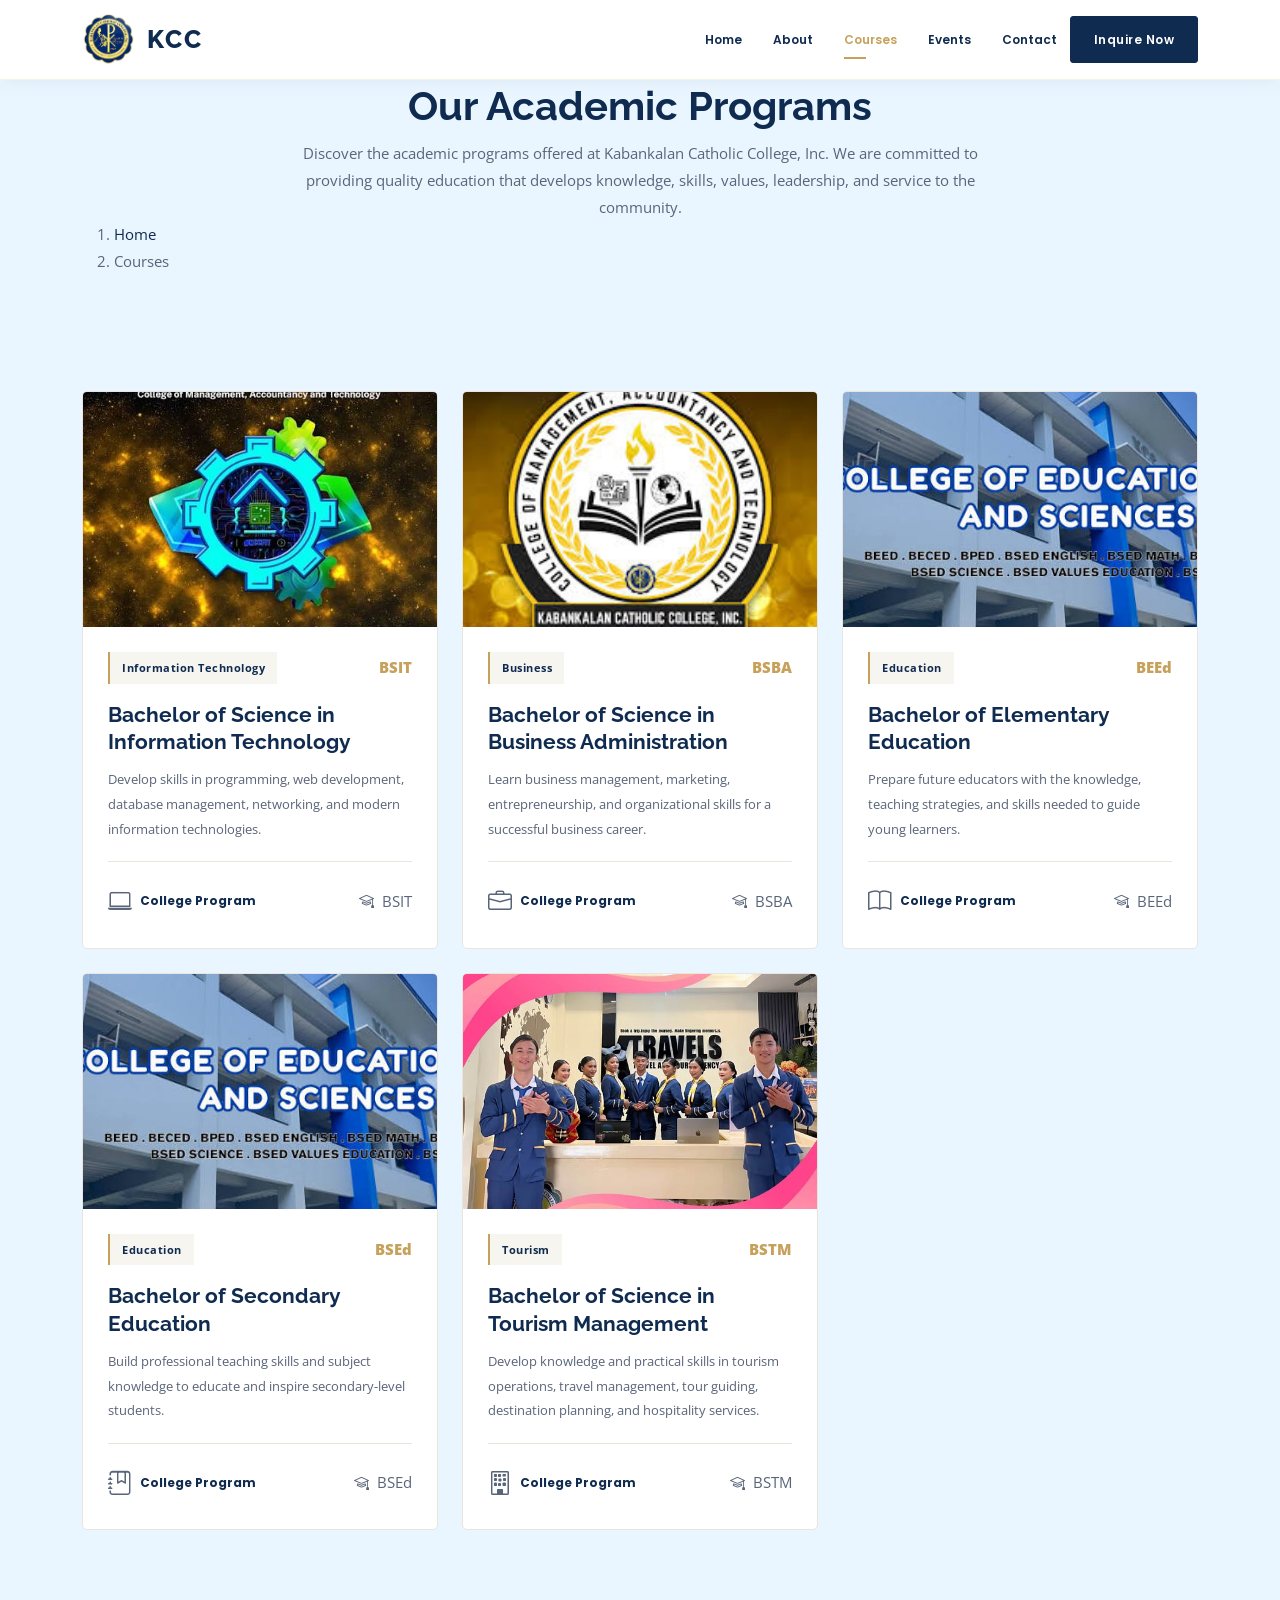
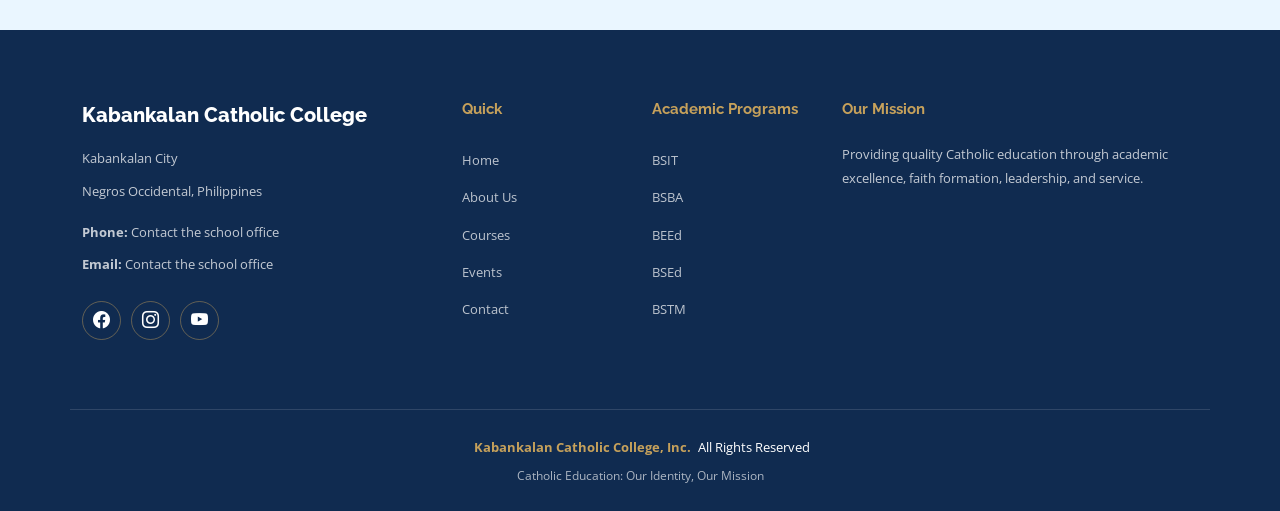
<file: courses.html>
<!DOCTYPE html>
<html lang="en">

<head>
  <meta charset="utf-8">
  <meta content="width=device-width, initial-scale=1.0" name="viewport">
  <title>Courses - Kabankalan Catholic College</title>
  <meta name="description" content="Academic Programs of Kabankalan Catholic College Inc.">
  <meta name="keywords" content="KCC, Courses, College Programs">

  <!-- Favicons -->
  <link href="assets/img/favicon.png" rel="icon">
  <link href="assets/img/apple-touch-icon.png" rel="apple-touch-icon">

  <!-- Fonts -->
  <link href="https://fonts.googleapis.com" rel="preconnect">
  <link href="https://fonts.gstatic.com" rel="preconnect" crossorigin>
  <link
    href="https://fonts.googleapis.com/css2?family=Open+Sans:wght@300;400;500;600;700;800&family=Poppins:wght@300;400;500;600;700;800&family=Raleway:wght@300;400;500;600;700;800&display=swap"
    rel="stylesheet">

  <!-- Vendor CSS Files -->
  <link href="assets/vendor/bootstrap/css/bootstrap.min.css" rel="stylesheet">
  <link href="assets/vendor/bootstrap-icons/bootstrap-icons.css" rel="stylesheet">
  <link href="assets/vendor/aos/aos.css" rel="stylesheet">
  <link href="assets/vendor/glightbox/css/glightbox.min.css" rel="stylesheet">
  <link href="assets/vendor/swiper/swiper-bundle.min.css" rel="stylesheet">

  <!-- Main CSS File -->
  <link href="assets/css/main.css" rel="stylesheet">
</head>

<body class="courses-page">

  <header id="header" class="header d-flex align-items-center sticky-top">
    <div class="container-fluid container-xl position-relative d-flex align-items-center">

     <a href="index.html" class="logo d-flex align-items-center me-auto">
        <img src="assets/img/about/kcclogo.png" alt="KCC Logo">
        <h1 class="sitename">KCC</h1>
      </a>
      <nav id="navmenu" class="navmenu">
        <ul>
          <li><a href="index.html">Home</a></li>
          <li><a href="about.html">About</a></li>
          <li><a href="courses.html" class="active">Courses</a></li>
          <li><a href="events.html">Events</a></li>
       
         
          </li>
          <li><a href="contact.html">Contact</a></li>
        </ul>
        <i class="mobile-nav-toggle d-xl-none bi bi-list"></i>
      </nav>

      <a class="btn-getstarted" href="contact.html">Inquire Now</a>

    </div>
  </header>

  <main class="main">

    <!-- Page Title -->
    <div class="page-title" data-aos="fade">
      <div class="heading">
        <div class="container">
          <div class="row d-flex justify-content-center text-center">
            <div class="col-lg-8">
              <h1>Our Academic Programs</h1>
              <p class="mb-0">
                Discover the academic programs offered at Kabankalan Catholic College, Inc.
                We are committed to providing quality education that develops knowledge,
                skills, values, leadership, and service to the community.
              </p>
            </div>
          </div>
        </div>
      </div>

      <nav class="breadcrumbs">
        <div class="container">
          <ol>
            <li><a href="index.html">Home</a></li>
            <li class="current">Courses</li>
          </ol>
        </div>
      </nav>
    </div>
    <!-- End Page Title -->


    <!-- Courses Section -->
    <section id="courses" class="courses section">

      <div class="container">
        <div class="row">

          <!-- Course 1: BSIT -->
          <div class="col-lg-4 col-md-6 d-flex align-items-stretch"
            data-aos="zoom-in" data-aos-delay="100">

            <div class="course-item">
              <img src="assets/img/course/BSIT.jpe"
                class="img-fluid" alt="Information Technology">

              <div class="course-content">
                <div class="d-flex justify-content-between align-items-center mb-3">
                  <p class="category">Information Technology</p>
                  <p class="price">BSIT</p>
                </div>

                <h3><a href="#">Bachelor of Science in Information Technology</a></h3>

                <p class="description">
                  Develop skills in programming, web development, database management,
                  networking, and modern information technologies.
                </p>

                <div class="trainer d-flex justify-content-between align-items-center">
                  <div class="trainer-profile d-flex align-items-center">
                    <i class="bi bi-laptop fs-4 me-2"></i>
                    <span class="trainer-link">College Program</span>
                  </div>
                  <div class="trainer-rank d-flex align-items-center">
                    <i class="bi bi-mortarboard user-icon"></i>&nbsp; BSIT
                  </div>
                </div>
              </div>
            </div>
          </div>
          <!-- End Course Item -->


          <!-- Course 2: BSBA -->
          <div class="col-lg-4 col-md-6 d-flex align-items-stretch mt-4 mt-md-0"
            data-aos="zoom-in" data-aos-delay="200">

            <div class="course-item">
              <img src="assets/img/course/BSBA.jpe"
                class="img-fluid" alt="Business Administration">

              <div class="course-content">
                <div class="d-flex justify-content-between align-items-center mb-3">
                  <p class="category">Business</p>
                  <p class="price">BSBA</p>
                </div>

                <h3><a href="#">Bachelor of Science in Business Administration</a></h3>

                <p class="description">
                  Learn business management, marketing, entrepreneurship, and
                  organizational skills for a successful business career.
                </p>

                <div class="trainer d-flex justify-content-between align-items-center">
                  <div class="trainer-profile d-flex align-items-center">
                    <i class="bi bi-briefcase fs-4 me-2"></i>
                    <span class="trainer-link">College Program</span>
                  </div>
                  <div class="trainer-rank d-flex align-items-center">
                    <i class="bi bi-mortarboard user-icon"></i>&nbsp; BSBA
                  </div>
                </div>
              </div>
            </div>
          </div>
          <!-- End Course Item -->


          <!-- Course 3: BEEd -->
          <div class="col-lg-4 col-md-6 d-flex align-items-stretch mt-4 mt-lg-0"
            data-aos="zoom-in" data-aos-delay="300">

            <div class="course-item">
              <img src="assets/img/course/BEED.jpe"
                class="img-fluid" alt="Elementary Education">

              <div class="course-content">
                <div class="d-flex justify-content-between align-items-center mb-3">
                  <p class="category">Education</p>
                  <p class="price">BEEd</p>
                </div>

                <h3><a href="#">Bachelor of Elementary Education</a></h3>

                <p class="description">
                  Prepare future educators with the knowledge, teaching strategies,
                  and skills needed to guide young learners.
                </p>

                <div class="trainer d-flex justify-content-between align-items-center">
                  <div class="trainer-profile d-flex align-items-center">
                    <i class="bi bi-book fs-4 me-2"></i>
                    <span class="trainer-link">College Program</span>
                  </div>
                  <div class="trainer-rank d-flex align-items-center">
                    <i class="bi bi-mortarboard user-icon"></i>&nbsp; BEEd
                  </div>
                </div>
              </div>
            </div>
          </div>
          <!-- End Course Item -->


          <!-- Course 4: BSEd -->
          <div class="col-lg-4 col-md-6 d-flex align-items-stretch mt-4"
            data-aos="zoom-in" data-aos-delay="400">

            <div class="course-item">
              <img src="assets/img/course/BEED.jpe"
                class="img-fluid" alt="Secondary Education">

              <div class="course-content">
                <div class="d-flex justify-content-between align-items-center mb-3">
                  <p class="category">Education</p>
                  <p class="price">BSEd</p>
                </div>

                <h3><a href="#">Bachelor of Secondary Education</a></h3>

                <p class="description">
                  Build professional teaching skills and subject knowledge to
                  educate and inspire secondary-level students.
                </p>

                <div class="trainer d-flex justify-content-between align-items-center">
                  <div class="trainer-profile d-flex align-items-center">
                    <i class="bi bi-journal-bookmark fs-4 me-2"></i>
                    <span class="trainer-link">College Program</span>
                  </div>
                  <div class="trainer-rank d-flex align-items-center">
                    <i class="bi bi-mortarboard user-icon"></i>&nbsp; BSEd
                  </div>
                </div>
              </div>
            </div>
          </div>
          <!-- End Course Item -->


          <!-- Course 5: BSTM-->
          <div class="col-lg-4 col-md-6 d-flex align-items-stretch mt-4"
            data-aos="zoom-in" data-aos-delay="500">

            <div class="course-item">
              <img src="assets/img/course/TOURISM-1.jpg"
                class="img-fluid" alt="Tourism Management">

              <div class="course-content">
                <div class="d-flex justify-content-between align-items-center mb-3">
                  <p class="category">Tourism</p>
                  <p class="price">BSTM</p>
                </div>

              <h3><a href="#">Bachelor of Science in Tourism Management</a></h3>

                   <p class="description">
                   Develop knowledge and practical skills in tourism operations,
                     travel management, tour guiding, destination planning, and
                     hospitality services.
           </p>

                <div class="trainer d-flex justify-content-between align-items-center">
                  <div class="trainer-profile d-flex align-items-center">
                    <i class="bi bi-building fs-4 me-2"></i>
                    <span class="trainer-link">College Program</span>
                  </div>
                  <div class="trainer-rank d-flex align-items-center">
                    <i class="bi bi-mortarboard user-icon"></i>&nbsp; BSTM
                  </div>
                </div>
              </div>
            </div>
          </div>
          <!-- End Course Item -->

        </div>
      </div>

    </section>
    <!-- /Courses Section -->

  </main>


  <!-- Footer -->
  <footer id="footer" class="footer position-relative light-background">

    <div class="container footer-top">
      <div class="row gy-4">

        <div class="col-lg-4 col-md-6 footer-about">
          <a href="index.html" class="logo d-flex align-items-center">
            <span class="sitename">Kabankalan Catholic College</span>
          </a>

          <div class="footer-contact pt-3">
            <p>Kabankalan City</p>
            <p>Negros Occidental, Philippines</p>
            <p class="mt-3"><strong>Phone:</strong> <span>Contact the school office</span></p>
            <p><strong>Email:</strong> <span>Contact the school office</span></p>
          </div>

          <div class="social-links d-flex mt-4">
            <a href="#"><i class="bi bi-facebook"></i></a>
            <a href="#"><i class="bi bi-instagram"></i></a>
            <a href="#"><i class="bi bi-youtube"></i></a>
          </div>
        </div>


        <div class="col-lg-2 col-md-3 footer-links">
          <h4>Quick</h4>
          <ul>
            <li><a href="index.html">Home</a></li>
            <li><a href="about.html">About Us</a></li>
            <li><a href="courses.html">Courses</a></li>
            <li><a href="events.html">Events</a></li>
            <li><a href="contact.html">Contact</a></li>
          </ul>
        </div>


        <div class="col-lg-2 col-md-3 footer-links">
          <h4>Academic Programs</h4>
          <ul>
            <li><a href="#">BSIT</a></li>
            <li><a href="#">BSBA</a></li>
            <li><a href="#">BEEd</a></li>
            <li><a href="#">BSEd</a></li>
            <li><a href="#">BSTM</a></li>
          </ul>
        </div>


        <div class="col-lg-4 col-md-12 footer-newsletter">
          <h4>Our Mission</h4>
          <p>
            Providing quality Catholic education through academic excellence,
            faith formation, leadership, and service.
          </p>
        </div>

      </div>
    </div>


     <div class="container copyright text-center mt-4">
      <p>
   
        <strong class="px-1 sitename">Kabankalan Catholic College, Inc.</strong>
        <span>All Rights Reserved</span>
      </p>

      <div class="credits">
        Catholic Education: Our Identity, Our Mission
      </div>
    </div>

  <!-- Scroll Top -->
  <a href="#" id="scroll-top"
    class="scroll-top d-flex align-items-center justify-content-center">
    <i class="bi bi-arrow-up-short"></i>
  </a>


  <!-- Preloader -->
  <div id="preloader"></div>


  <!-- Vendor JS Files -->
  <script src="assets/vendor/bootstrap/js/bootstrap.bundle.min.js"></script>
  <script src="assets/vendor/aos/aos.js"></script>
  <script src="assets/vendor/glightbox/js/glightbox.min.js"></script>
  <script src="assets/vendor/purecounter/purecounter_vanilla.js"></script>
  <script src="assets/vendor/swiper/swiper-bundle.min.js"></script>

  <!-- Main JS File -->
  <script src="assets/js/main.js"></script>

</body>
</html>
</file>
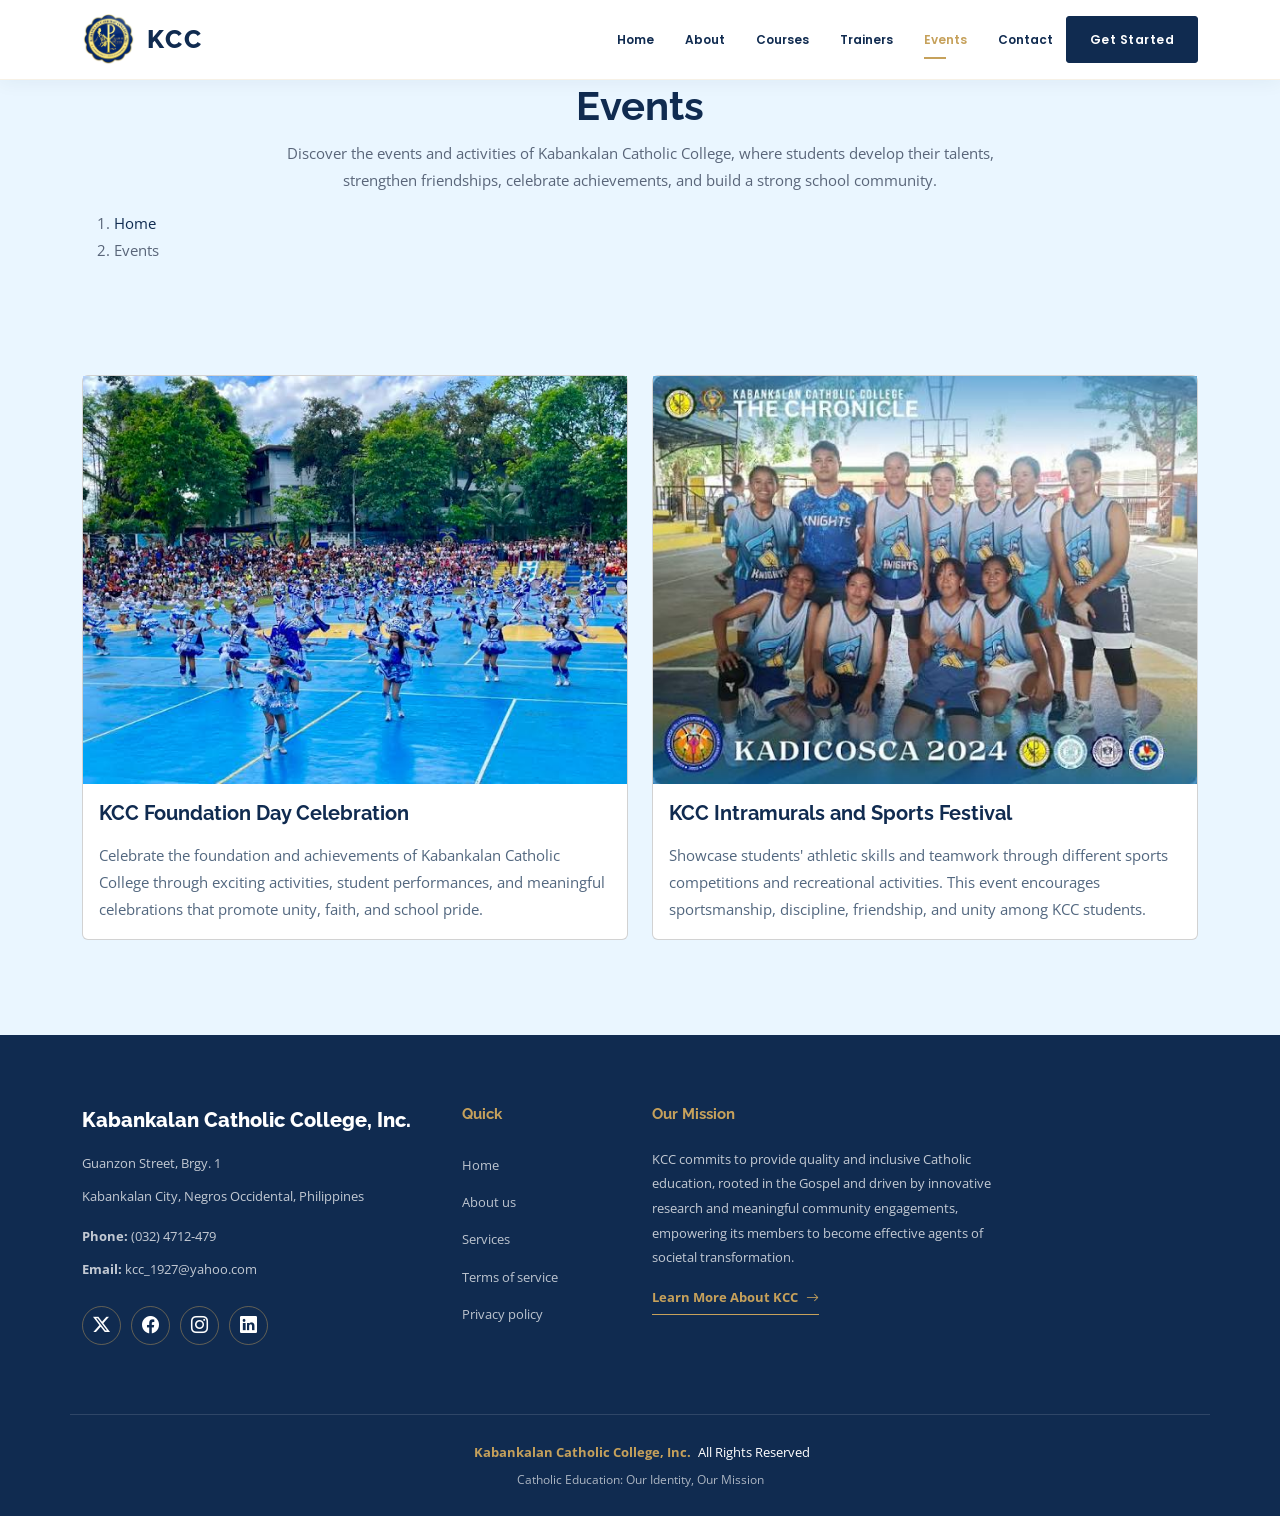
<file: events.html>
<!DOCTYPE html>
<html lang="en">

<head>
  <meta charset="utf-8">
  <meta content="width=device-width, initial-scale=1.0" name="viewport">
  <title>Events - Mentor Bootstrap Template</title>
  <meta name="description" content="">
  <meta name="keywords" content="">

  
  <!-- Favicons -->
  <link href="assets/img/favicon.png" rel="icon">
  <link href="assets/img/apple-touch-icon.png" rel="apple-touch-icon">

  <!-- Fonts -->
  <link href="https://fonts.googleapis.com" rel="preconnect">
  <link href="https://fonts.gstatic.com" rel="preconnect" crossorigin>
  <link href="https://fonts.googleapis.com/css2?family=Open+Sans:ital,wght@0,300;0,400;0,500;0,600;0,700;0,800;1,300;1,400;1,500;1,600;1,700;1,800&family=Poppins:ital,wght@0,100;0,200;0,300;0,400;0,500;0,600;0,700;0,800;0,900;1,100;1,200;1,300;1,400;1,500;1,600;1,700;1,800;1,900&family=Raleway:ital,wght@0,100;0,200;0,300;0,400;0,500;0,600;0,700;0,800;0,900;1,100;1,200;1,300;1,400;1,500;1,600;1,700;1,800;1,900&display=swap" rel="stylesheet">

  <!-- Vendor CSS Files -->
  <link href="assets/vendor/bootstrap/css/bootstrap.min.css" rel="stylesheet">
  <link href="assets/vendor/bootstrap-icons/bootstrap-icons.css" rel="stylesheet">
  <link href="assets/vendor/aos/aos.css" rel="stylesheet">
  <link href="assets/vendor/glightbox/css/glightbox.min.css" rel="stylesheet">
  <link href="assets/vendor/swiper/swiper-bundle.min.css" rel="stylesheet">

  <!-- Main CSS File -->
  <link href="assets/css/main.css" rel="stylesheet">

  <!-- =======================================================
  * Template Name: Mentor
  * Template URL: https://bootstrapmade.com/mentor-free-education-bootstrap-theme/
  * Updated: Jul 07 2025 with Bootstrap v5.3.7
  * Author: BootstrapMade.com
  * License: https://bootstrapmade.com/license/
  ======================================================== -->
</head>

<body class="events-page">

  <header id="header" class="header d-flex align-items-center sticky-top">
    <div class="container-fluid container-xl position-relative d-flex align-items-center">

      <a href="index.html" class="logo d-flex align-items-center me-auto">
        <img src="assets/img/about/kcclogo.png" alt="KCC Logo">
        <h1 class="sitename">KCC</h1>
      </a>

      <nav id="navmenu" class="navmenu">
        <ul>
          <li><a href="index.html">Home<br></a></li>
          <li><a href="about.html">About</a></li>
          <li><a href="courses.html">Courses</a></li>
          <li><a href="trainers.html">Trainers</a></li>
          <li><a href="events.html" class="active">Events</a></li>
          
         
          </li>
          <li><a href="contact.html">Contact</a></li>
        </ul>
        <i class="mobile-nav-toggle d-xl-none bi bi-list"></i>
      </nav>

      <a class="btn-getstarted" href="courses.html">Get Started</a>

    </div>
  </header>

  <main class="main">

    <!-- Page Title -->
    <div class="page-title" data-aos="fade">
      <div class="heading">
        <div class="container">
          <div class="row d-flex justify-content-center text-center">
            <div class="col-lg-8">
              <h1>Events</h1>
              <p class="mb-0"><p class="mb-0">
  Discover the events and activities of Kabankalan Catholic College,
  where students develop their talents, strengthen friendships,
  celebrate achievements, and build a strong school community.
</p></p>
            </div>
          </div>
        </div>
      </div>
      <nav class="breadcrumbs">
        <div class="container">
          <ol>
            <li><a href="index.html">Home</a></li>
            <li class="current">Events</li>
          </ol>
        </div>
      </nav>
    </div><!-- End Page Title -->

    <!-- Events Section -->
    <section id="events" class="events section">

      <div class="container" data-aos="fade-up">

       
<div class="row">

  <!-- KCC Event 1 -->
  <div class="col-md-6 d-flex align-items-stretch">
    <div class="card">
      <div class="card-img">
        <img src="assets/img/event/foundation-day.jpe"
          alt="KCC Foundation Day">
      </div>
      <div class="card-body">
        <h5 class="card-title">
          <a href="#">KCC Foundation Day Celebration</a>
        </h5>
        <p class="fst-italic text-center">
         
        </p>
        <p class="card-text">
          Celebrate the foundation and achievements of Kabankalan
          Catholic College through exciting activities, student
          performances, and meaningful celebrations that promote
          unity, faith, and school pride.
        </p>
      </div>
    </div>
  </div>

  <!-- KCC Event 2 -->
  <div class="col-md-6 d-flex align-items-stretch">
    <div class="card">
      <div class="card-img">
        <img src="assets/img/event/sports.jpe"
          alt="KCC Intramurals">
      </div>
      <div class="card-body">
        <h5 class="card-title">
          <a href="#">KCC Intramurals and Sports Festival</a>
        </h5>
        <p class="fst-italic text-center">
        
        </p>
        <p class="card-text">
          Showcase students' athletic skills and teamwork through
          different sports competitions and recreational activities.
          This event encourages sportsmanship, discipline, friendship,
          and unity among KCC students.
        </p>
      </div>
    </div>
  </div>

</div>

    </section><!-- /Events Section -->

  </main>

  <footer id="footer" class="footer position-relative light-background">

    <div class="container footer-top">
      <div class="row gy-4">

        <div class="col-lg-4 col-md-6 footer-about">

          <a href="index.html" class="logo d-flex align-items-center">
            <span class="sitename">Kabankalan Catholic College, Inc.</span>
          </a>

          <div class="footer-contact pt-3">
            <p>Guanzon Street, Brgy. 1</p>
            <p>Kabankalan City, Negros Occidental, Philippines</p>
            <p class="mt-3">
              <strong>Phone:</strong>
              <span>(032) 4712-479</span>
            </p>
            <p>
              <strong>Email:</strong>
              <span>kcc_1927@yahoo.com</span>
            </p>
          </div>
          <div class="social-links d-flex mt-4">
            <a href=""><i class="bi bi-twitter-x"></i></a>
            <a href=""><i class="bi bi-facebook"></i></a>
            <a href=""><i class="bi bi-instagram"></i></a>
            <a href=""><i class="bi bi-linkedin"></i></a>
          </div>
        </div>

        <div class="col-lg-2 col-md-3 footer-links">
          <h4>Quick</h4>
          <ul>
            <li><a href="#">Home</a></li>
            <li><a href="#">About us</a></li>
            <li><a href="#">Services</a></li>
            <li><a href="#">Terms of service</a></li>
            <li><a href="#">Privacy policy</a></li>
          </ul>
        </div>
 <div class="col-lg-4 col-md-12 footer-newsletter">
          <h4>Our Mission</h4>

          <p>
            KCC commits to provide quality and inclusive Catholic education,
            rooted in the Gospel and driven by innovative research and
            meaningful community engagements, empowering its members to
            become effective agents of societal transformation.
          </p>

          <a href="about.html" class="read-more">
            <span>Learn More About KCC</span>
            <i class="bi bi-arrow-right"></i>
          </a>
        </div>

      </div>
    </div>

 <div class="container copyright text-center mt-4">
      <p>
       
        <strong class="px-1 sitename">Kabankalan Catholic College, Inc.</strong>
        <span>All Rights Reserved</span>
      </p>

      <div class="credits">
        Catholic Education: Our Identity, Our Mission
      </div>
    </div>

  </footer>

  <!-- Scroll Top -->
  <a href="#" id="scroll-top" class="scroll-top d-flex align-items-center justify-content-center"><i class="bi bi-arrow-up-short"></i></a>

  <!-- Preloader -->
  <div id="preloader"></div>

  <!-- Vendor JS Files -->
  <script src="assets/vendor/bootstrap/js/bootstrap.bundle.min.js"></script>
  <script src="assets/vendor/aos/aos.js"></script>
  <script src="assets/vendor/glightbox/js/glightbox.min.js"></script>
  <script src="assets/vendor/purecounter/purecounter_vanilla.js"></script>
  <script src="assets/vendor/swiper/swiper-bundle.min.js"></script>

  <!-- Main JS File -->
  <script src="assets/js/main.js"></script>

</body>

</html>
</file>
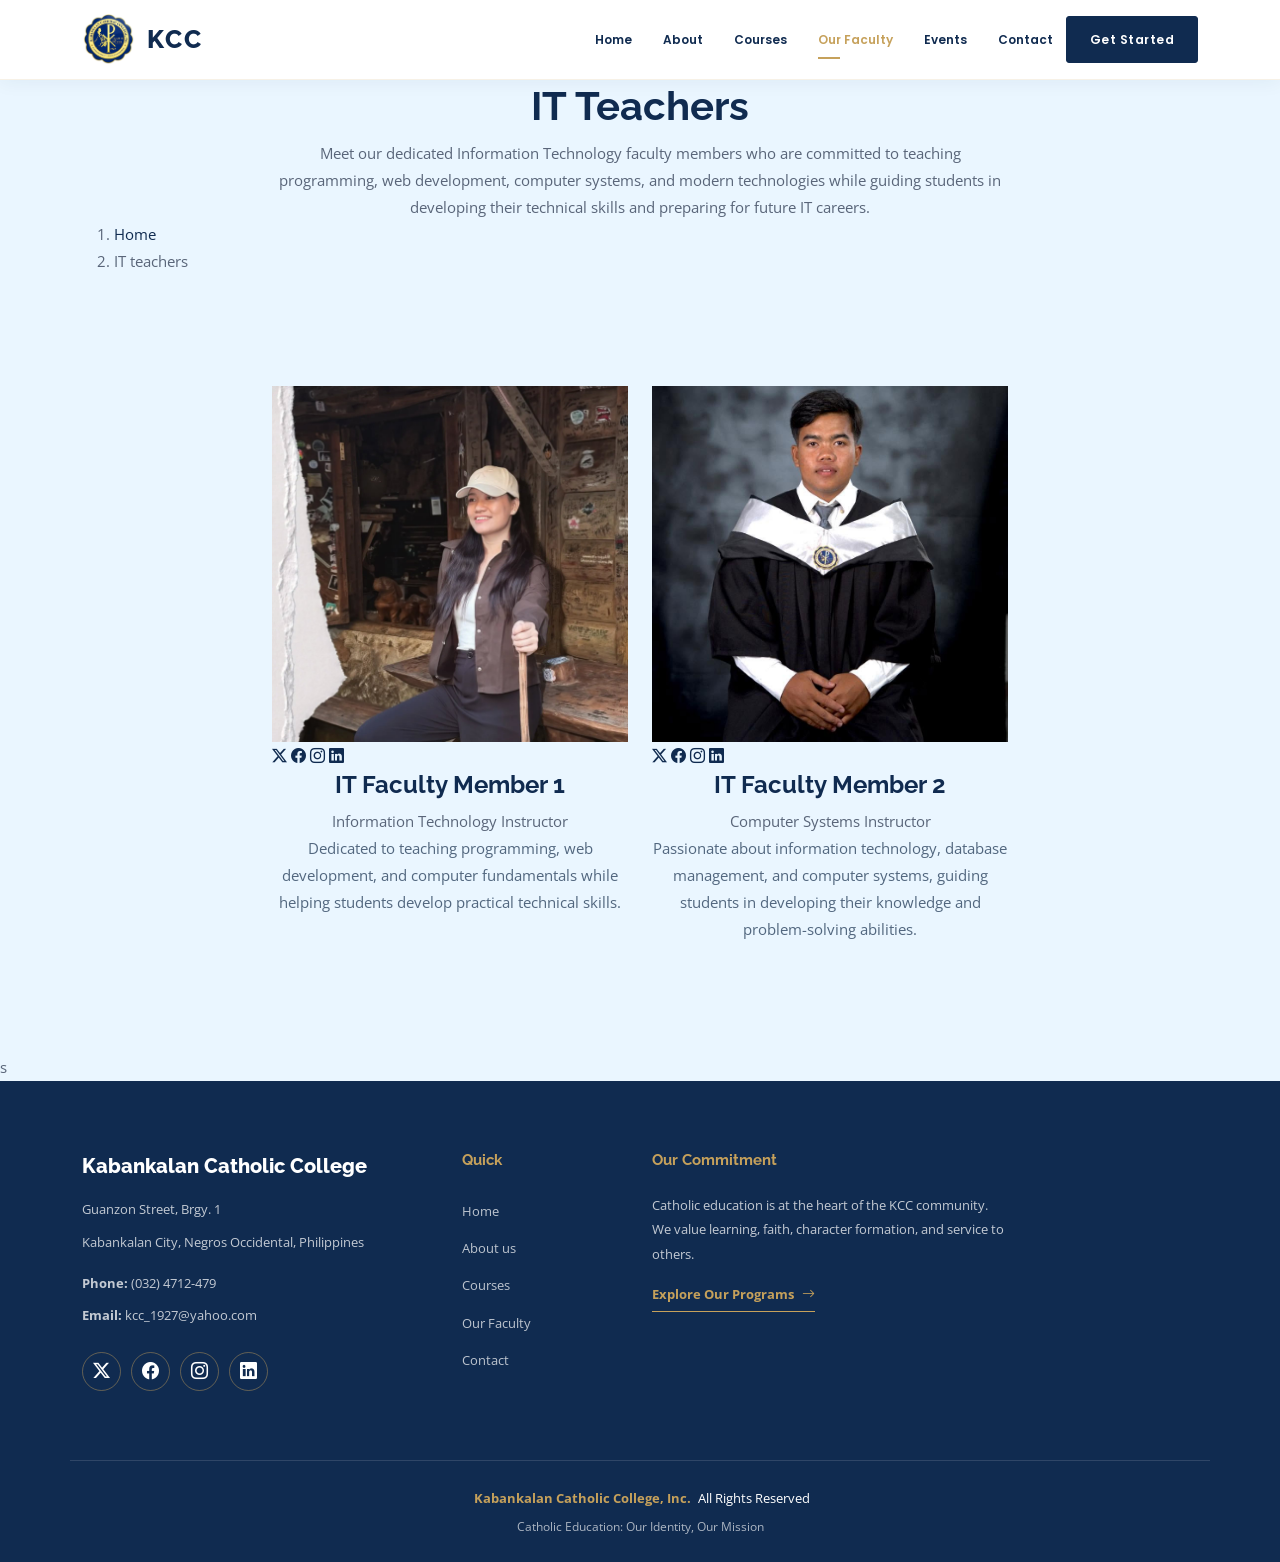
<file: trainers.html>
<!DOCTYPE html>
<html lang="en">

<head>
  <meta charset="utf-8">
  <meta content="width=device-width, initial-scale=1.0" name="viewport">
  <title>Our Faculty - Kabankalan Catholic College</title>
  <meta name="description" content="Meet the dedicated faculty members of Kabankalan Catholic College.">
  <meta name="keywords" content="KCC, Faculty, Teachers, Information Technology">

  <!-- Favicons -->
  <link href="assets/img/favicon.png" rel="icon">
  <link href="assets/img/apple-touch-icon.png" rel="apple-touch-icon">

  <!-- Fonts -->
  <link href="https://fonts.googleapis.com" rel="preconnect">
  <link href="https://fonts.gstatic.com" rel="preconnect" crossorigin>
  <link href="https://fonts.googleapis.com/css2?family=Open+Sans:ital,wght@0,300;0,400;0,500;0,600;0,700;0,800;1,300;1,400;1,500;1,600;1,700;1,800&family=Poppins:ital,wght@0,100;0,200;0,300;0,400;0,500;0,600;0,700;0,800;0,900;1,100;1,200;1,300;1,400;1,500;1,600;1,700;1,800;1,900&family=Raleway:ital,wght@0,100;0,200;0,300;0,400;0,500;0,600;0,700;0,800;0,900;1,100;1,200;1,300;1,400;1,500;1,600;1,700;1,800;1,900&display=swap" rel="stylesheet">

  <!-- Vendor CSS Files -->
  <link href="assets/vendor/bootstrap/css/bootstrap.min.css" rel="stylesheet">
  <link href="assets/vendor/bootstrap-icons/bootstrap-icons.css" rel="stylesheet">
  <link href="assets/vendor/aos/aos.css" rel="stylesheet">
  <link href="assets/vendor/glightbox/css/glightbox.min.css" rel="stylesheet">
  <link href="assets/vendor/swiper/swiper-bundle.min.css" rel="stylesheet">

  <!-- Main CSS File -->
  <link href="assets/css/main.css" rel="stylesheet">

</head>

<body class="Our Faculty">

  <!-- Header -->
  <header id="header" class="header d-flex align-items-center sticky-top">
    <div class="container-fluid container-xl position-relative d-flex align-items-center">

     <a href="index.html" class="logo d-flex align-items-center me-auto">
        <img src="assets/img/about/kcclogo.png" alt="KCC Logo">
        <h1 class="sitename">KCC</h1>
      </a>

      <nav id="navmenu" class="navmenu">
        <ul>
          <li><a href="index.html">Home<br></a></li>
          <li><a href="about.html">About</a></li>
          <li><a href="courses.html">Courses</a></li>
          <li><a href="Our Faculty.html" class="active">Our Faculty</a></li>
          <li><a href="events.html">Events</a></li>
          

          <li><a href="contact.html">Contact</a></li>
        </ul>
        <i class="mobile-nav-toggle d-xl-none bi bi-list"></i>
      </nav>

      <a class="btn-getstarted" href="courses.html">Get Started</a>

    </div>
  </header>

  <main class="main">

    <!-- Page Title -->
    <div class="page-title" data-aos="fade">
      <div class="heading">
        <div class="container">
          <div class="row d-flex justify-content-center text-center">
            <div class="col-lg-8">
              <h1>IT Teachers</h1>
          <p class="mb-0">
              Meet our dedicated Information Technology faculty members who are
             committed to teaching programming, web development, computer systems,
              and modern technologies while guiding students in developing their
             technical skills and preparing for future IT careers.
              </p>
            </div>
          </div>
        </div>
      </div>

      <nav class="breadcrumbs">
        <div class="container">
          <ol>
            <li><a href="index.html">Home</a></li>
            <li class="current">IT teachers</li>
          </ol>
        </div>
      </nav>
    </div>
    <!-- End Page Title -->

        
<!-- Our Faculty Section -->
<section id="Our Faculty" class="section Our Faculty">

  <div class="container">

    <div class="row gy-5 justify-content-center">

      <!-- IT Teacher 1 -->
      <div class="col-lg-4 col-md-6 member" data-aos="fade-up" data-aos-delay="100">
        <div class="member-img">
          <img src="assets/img/trainers/IT-1.jpe" class="img-fluid" alt="IT Teacher 1">

          <div class="social">
            <a href="#"><i class="bi bi-twitter-x"></i></a>
            <a href="#"><i class="bi bi-facebook"></i></a>
            <a href="#"><i class="bi bi-instagram"></i></a>
            <a href="#"><i class="bi bi-linkedin"></i></a>
          </div>
        </div>

        <div class="member-info text-center">
          <h4>IT Faculty Member 1</h4>
          <span>Information Technology Instructor</span>
          <p>
            Dedicated to teaching programming, web development, and computer
            fundamentals while helping students develop practical technical skills.
          </p>
        </div>
      </div>

      <!-- IT Teacher 2 -->
      <div class="col-lg-4 col-md-6 member" data-aos="fade-up" data-aos-delay="200">
        <div class="member-img">
          <img src="assets/img/trainers/IT-2.jpg" class="img-fluid" alt="IT Teacher 2">

          <div class="social">
            <a href="#"><i class="bi bi-twitter-x"></i></a>
            <a href="#"><i class="bi bi-facebook"></i></a>
            <a href="#"><i class="bi bi-instagram"></i></a>
            <a href="#"><i class="bi bi-linkedin"></i></a>
          </div>
        </div>

        <div class="member-info text-center">
          <h4>IT Faculty Member 2</h4>
          <span>Computer Systems Instructor</span>
          <p>
            Passionate about information technology, database management,
            and computer systems, guiding students in developing their
            knowledge and problem-solving abilities.
          </p>
        </div>
      </div>

    </div>

  </div>

</section>
<!-- End Our Faculty Section -->
s
  </main>


  <!-- Footer -->
  <footer id="footer" class="footer position-relative light-background">

    <div class="container footer-top">
      <div class="row gy-4">

        <div class="col-lg-4 col-md-6 footer-about">
          <a href="index.html" class="logo d-flex align-items-center">
            <span class="sitename">Kabankalan Catholic College</span>
          </a>

            <div class="footer-contact pt-3">
            <p>Guanzon Street, Brgy. 1</p>
            <p>Kabankalan City, Negros Occidental, Philippines</p>
            <p class="mt-3">
              <strong>Phone:</strong>
              <span>(032) 4712-479</span>
            </p>
            <p>
              <strong>Email:</strong>
              <span>kcc_1927@yahoo.com</span>
            </p>
          </div>
          <div class="social-links d-flex mt-4">
            <a href=""><i class="bi bi-twitter-x"></i></a>
            <a href=""><i class="bi bi-facebook"></i></a>
            <a href=""><i class="bi bi-instagram"></i></a>
            <a href=""><i class="bi bi-linkedin"></i></a>
          </div>
        </div>

        <div class="col-lg-2 col-md-3 footer-links">
          <h4>Quick</h4>
          <ul>
            <li><a href="index.html">Home</a></li>
            <li><a href="about.html">About us</a></li>
            <li><a href="courses.html">Courses</a></li>
            <li><a href="Our Faculty.html">Our Faculty</a></li>
            <li><a href="contact.html">Contact</a></li>
          </ul>
        </div>

      
         <div class="col-lg-4 col-md-12 footer-newsletter">

          <h4>Our Commitment</h4>

          <p>
            Catholic education is at the heart of the KCC community.
            We value learning, faith, character formation, and service
            to others.
          </p>

          <a href="courses.html" class="read-more">
            <span>Explore Our Programs</span>
            <i class="bi bi-arrow-right"></i>
          </a>

        </div>

      </div>

    </div>

     <div class="container copyright text-center mt-4">
      <p>
       
        <strong class="px-1 sitename">Kabankalan Catholic College, Inc.</strong>
        <span>All Rights Reserved</span>
      </p>

      <div class="credits">
        Catholic Education: Our Identity, Our Mission
      </div>
    </div>

  </footer>


  <!-- Scroll Top -->
  <a href="#" id="scroll-top" class="scroll-top d-flex align-items-center justify-content-center">
    <i class="bi bi-arrow-up-short"></i>
  </a>

  <!-- Preloader -->
  <div id="preloader"></div>

  <!-- Vendor JS Files -->
  <script src="assets/vendor/bootstrap/js/bootstrap.bundle.min.js"></script>
  <script src="assets/vendor/aos/aos.js"></script>
  <script src="assets/vendor/glightbox/js/glightbox.min.js"></script>
  <script src="assets/vendor/purecounter/purecounter_vanilla.js"></script>
  <script src="assets/vendor/swiper/swiper-bundle.min.js"></script>

  <!-- Main JS File -->
  <script src="assets/js/main.js"></script>

</body>

</html>
</file>
<file: assets/css/main.css>
/* ==========================================================
   KABANKALAN CATHOLIC COLLEGE, INC.
   LUXURY UNIVERSITY WEBSITE DESIGN
   Style: Elegant / Minimalist / Premium
   Colors: Navy / Champagne Gold / Warm White
========================================================== */

/* =========================
   1. GLOBAL VARIABLES
========================= */

:root {
  --background-color: #ffffff;
  --default-color: #596579;
  --heading-color: #102b50;
  --accent-color: #c6a15b;
  --surface-color: #ffffff;
  --contrast-color: #ffffff;

  --nav-color: #102b50;
  --nav-hover-color: #c6a15b;
  --nav-mobile-background-color: #ffffff;
  --nav-dropdown-background-color: #ffffff;
  --nav-dropdown-color: #102b50;
  --nav-dropdown-hover-color: #c6a15b;

  --kcc-navy: #102b50;
  --kcc-deep: #091b32;
  --kcc-gold: #c6a15b;
  --kcc-cream: #f7f5ef;
  --kcc-light: #fafafa;
  --kcc-text: #596579;
  --kcc-border: #e9e5dc;

  scroll-behavior: smooth;
}

/* =========================
   2. GENERAL STYLING
========================= */

* {
  box-sizing: border-box;
}

body {
  margin: 0;
  font-family: "Open Sans", sans-serif;
  font-size: 15px;
  line-height: 1.8;
  color: var(--kcc-text);
  background: #ffffff;
}

h1,
h2,
h3,
h4,
h5,
h6 {
  font-family: "Raleway", sans-serif;
  color: var(--kcc-navy);
  font-weight: 700;
  line-height: 1.3;
}

a {
  color: var(--kcc-navy);
  text-decoration: none;
  transition: all 0.3s ease;
}

a:hover {
  color: var(--kcc-gold);
}

img {
  max-width: 100%;
}

.section {
  padding: 95px 0;
  overflow: hidden;
}

.light-background {
  background: var(--kcc-cream);
}

/* =========================
   3. HEADER
========================= */

.header {
  background: rgba(255, 255, 255, 0.97);
  padding: 13px 0;
  box-shadow: 0 2px 18px rgba(16, 43, 80, 0.06);
  border-bottom: 1px solid rgba(198, 161, 91, 0.15);
  z-index: 997;
  transition: all 0.4s ease;
}

.header .container {
  min-height: 62px;
}

.header .logo {
  display: flex;
  align-items: center;
  gap: 12px;
}

.header .logo img {
  max-height: 53px;
  width: auto;
  object-fit: contain;
}

.header .logo h1,
.header .logo .sitename {
  font-family: "Raleway", sans-serif;
  color: var(--kcc-navy);
  font-size: 25px;
  font-weight: 800;
  letter-spacing: 2px;
  margin: 0;
}

/* =========================
   4. NAVIGATION
========================= */

.navmenu ul {
  display: flex;
  align-items: center;
  gap: 5px;
  list-style: none;
  padding: 0;
  margin: 0;
}

.navmenu li {
  position: relative;
}

.navmenu a {
  display: flex;
  align-items: center;
  padding: 12px 13px;
  font-family: "Poppins", sans-serif;
  font-size: 12px;
  font-weight: 600;
  color: var(--kcc-navy);
  white-space: nowrap;
  transition: 0.3s;
}

.navmenu a:hover,
.navmenu a.active,
.navmenu li:hover > a {
  color: var(--kcc-gold);
}

.navmenu a.active {
  position: relative;
}

.navmenu a.active::after {
  content: "";
  position: absolute;
  bottom: 3px;
  left: 13px;
  width: 22px;
  height: 2px;
  background: var(--kcc-gold);
}

/* DROPDOWN */

.navmenu .dropdown ul {
  display: block;
  position: absolute;
  top: 140%;
  left: 0;
  min-width: 225px;
  padding: 12px 0;
  background: #ffffff;
  border: 1px solid var(--kcc-border);
  border-top: 3px solid var(--kcc-gold);
  box-shadow: 0 12px 35px rgba(16, 43, 80, 0.12);
  border-radius: 0 0 8px 8px;
  opacity: 0;
  visibility: hidden;
  transition: 0.3s;
  z-index: 99;
}

.navmenu .dropdown:hover > ul {
  top: 100%;
  opacity: 1;
  visibility: visible;
}

.navmenu .dropdown ul a {
  padding: 10px 20px;
  font-size: 12px;
}

.navmenu .dropdown ul a:hover {
  background: var(--kcc-cream);
}

.navmenu .dropdown ul .dropdown ul {
  top: 0;
  left: 100%;
}

/* HEADER BUTTON */

.btn-getstarted {
  display: inline-block;
  padding: 12px 23px;
  background: var(--kcc-navy);
  color: #ffffff;
  border: 1px solid var(--kcc-navy);
  font-family: "Poppins", sans-serif;
  font-size: 12px;
  font-weight: 600;
  letter-spacing: 0.5px;
  border-radius: 3px;
  transition: all 0.3s ease;
}

.btn-getstarted:hover {
  background: var(--kcc-gold);
  border-color: var(--kcc-gold);
  color: var(--kcc-deep);
}

.mobile-nav-toggle {
  color: var(--kcc-navy);
  font-size: 30px;
  cursor: pointer;
}

/* =========================
   5. HERO SECTION
========================= */

.hero {
  width: 100%;
  min-height: 690px;
  position: relative;
  display: flex;
  align-items: center;
  overflow: hidden;
  background: var(--kcc-deep);
}

.hero img {
  position: absolute;
  inset: 0;
  width: 100%;
  height: 100%;
  object-fit: cover;
  object-position: center;
  z-index: 1;
  animation: heroZoom 18s ease-in-out infinite alternate;
}

@keyframes heroZoom {
  from {
    transform: scale(1);
  }
  to {
    transform: scale(1.08);
  }
}

.hero::before {
  content: "";
  position: absolute;
  inset: 0;
  background: linear-gradient(
    90deg,
    rgba(9, 27, 50, 0.88) 0%,
    rgba(9, 27, 50, 0.65) 50%,
    rgba(9, 27, 50, 0.20) 100%
  );
  z-index: 2;
}

.hero .container {
  position: relative;
  z-index: 3;
  padding-top: 65px;
  padding-bottom: 65px;
}

.hero h2 {
  max-width: 850px;
  color: #ffffff;
  font-size: clamp(35px, 5vw, 62px);
  font-weight: 800;
  line-height: 1.17;
  letter-spacing: -1px;
  margin-bottom: 24px;
}

.hero p {
  color: #ffffff;
  font-family: "Poppins", sans-serif;
  font-size: 18px;
  font-weight: 400;
  margin-bottom: 10px;
}

.hero p:last-of-type {
  color: #e4c98e;
  font-family: "Raleway", sans-serif;
  font-size: 16px;
  font-style: italic;
  letter-spacing: 1px;
}

.hero .btn-get-started {
  display: inline-block;
  padding: 14px 32px;
  background: var(--kcc-gold);
  color: var(--kcc-deep);
  border: 1px solid var(--kcc-gold);
  border-radius: 3px;
  font-family: "Poppins", sans-serif;
  font-size: 12px;
  font-weight: 700;
  letter-spacing: 1px;
  text-transform: uppercase;
  transition: 0.3s;
}

.hero .btn-get-started:hover {
  background: #ffffff;
  border-color: #ffffff;
  color: var(--kcc-navy);
  transform: translateY(-3px);
}

/* =========================
   6. ABOUT SECTION
========================= */

.about {
  padding: 100px 0;
  background: #ffffff;
}

.about .row {
  align-items: center;
}

.about img {
  width: 100%;
  max-height: 440px;
  object-fit: contain;
  padding: 25px;
  background: var(--kcc-cream);
  border-radius: 4px;
}

.about h3 {
  font-size: 34px;
  font-weight: 800;
  line-height: 1.35;
  margin-bottom: 22px;
}

.about .fst-italic {
  color: var(--kcc-gold);
  font-size: 16px;
  font-weight: 600;
}

.about p {
  line-height: 1.9;
}

.about ul {
  list-style: none;
  padding: 0;
  margin: 25px 0;
}

.about ul li {
  display: flex;
  align-items: flex-start;
  gap: 12px;
  padding: 9px 0;
  color: var(--kcc-text);
}

.about ul i {
  color: var(--kcc-gold);
  font-size: 21px;
  flex-shrink: 0;
}

.about .read-more {
  display: inline-flex;
  align-items: center;
  gap: 10px;
  color: var(--kcc-navy);
  font-family: "Poppins", sans-serif;
  font-size: 13px;
  font-weight: 700;
  border-bottom: 1px solid var(--kcc-gold);
  padding-bottom: 6px;
}

.about .read-more:hover {
  color: var(--kcc-gold);
  gap: 15px;
}

/* =========================
   7. COUNTS SECTION
========================= */

.counts {
  background: var(--kcc-cream);
  padding: 70px 0;
  border-top: 1px solid var(--kcc-border);
  border-bottom: 1px solid var(--kcc-border);
}

.stats-item {
  padding: 15px;
  text-align: center;
}

.stats-item span {
  display: block;
  color: var(--kcc-navy);
  font-family: "Raleway", sans-serif;
  font-size: 45px;
  font-weight: 800;
  line-height: 1.2;
  margin-bottom: 10px;
}

.stats-item p {
  color: var(--kcc-gold);
  font-family: "Poppins", sans-serif;
  font-size: 12px;
  font-weight: 700;
  text-transform: uppercase;
  letter-spacing: 1px;
  margin: 0;
}

/* =========================
   8. WHY CHOOSE KCC
========================= */

.why-us {
  background: #ffffff;
  padding: 100px 0;
}

.why-box {
  height: 100%;
  padding: 40px 32px;
  background: var(--kcc-navy);
  border-radius: 4px;
  color: #ffffff;
  position: relative;
  overflow: hidden;
}

.why-box::after {
  content: "";
  position: absolute;
  width: 170px;
  height: 170px;
  border: 1px solid rgba(198, 161, 91, 0.35);
  border-radius: 50%;
  right: -65px;
  bottom: -70px;
}

.why-box h3 {
  color: #ffffff;
  font-size: 30px;
  margin-bottom: 20px;
}

.why-box p {
  color: rgba(255,255,255,0.82);
  line-height: 1.9;
}

.why-box .more-btn {
  display: inline-flex;
  align-items: center;
  gap: 8px;
  padding: 12px 22px;
  background: var(--kcc-gold);
  color: var(--kcc-deep);
  border-radius: 3px;
  font-size: 12px;
  font-weight: 700;
  margin-top: 15px;
}

.why-box .more-btn:hover {
  background: #ffffff;
  color: var(--kcc-navy);
}

.why-us .icon-box {
  background: var(--kcc-cream);
  border: 1px solid var(--kcc-border);
  border-radius: 4px;
  padding: 30px 18px;
  height: 100%;
  text-align: center;
  transition: all 0.3s ease;
}

.why-us .icon-box:hover {
  background: #ffffff;
  border-color: var(--kcc-gold);
  transform: translateY(-6px);
  box-shadow: 0 12px 30px rgba(16, 43, 80, 0.08);
}

.why-us .icon-box i {
  color: var(--kcc-gold);
  font-size: 38px;
  margin-bottom: 18px;
}

.why-us .icon-box h4 {
  color: var(--kcc-navy);
  font-size: 17px;
  margin-bottom: 12px;
}

.why-us .icon-box p {
  color: var(--kcc-text);
  font-size: 13px;
  line-height: 1.8;
  margin: 0;
}

/* =========================
   9. FEATURES SECTION
========================= */

.features {
  padding: 85px 0;
  background: var(--kcc-cream);
}

.features-item {
  display: flex;
  align-items: center;
  height: 100%;
  padding: 22px 18px;
  background: #ffffff;
  border: 1px solid var(--kcc-border);
  border-radius: 4px;
  transition: all 0.3s ease;
}

.features-item:hover {
  border-color: var(--kcc-gold);
  box-shadow: 0 10px 25px rgba(16, 43, 80, 0.07);
  transform: translateY(-4px);
}

.features-item i {
  color: var(--kcc-gold) !important;
  font-size: 28px;
  margin-right: 15px;
}

.features-item h3 {
  font-size: 14px;
  margin: 0;
  font-weight: 700;
}

.features-item h3 a {
  color: var(--kcc-navy);
}

.features-item h3 a:hover {
  color: var(--kcc-gold);
}

/* =========================
   10. SECTION TITLES
========================= */

.section-title {
  text-align: center;
  padding-bottom: 45px;
}

.section-title h2 {
  display: inline-block;
  color: var(--kcc-gold);
  font-family: "Poppins", sans-serif;
  font-size: 12px;
  font-weight: 700;
  letter-spacing: 3px;
  text-transform: uppercase;
  margin-bottom: 12px;
}

.section-title p {
  color: var(--kcc-navy);
  font-family: "Raleway", sans-serif;
  font-size: 36px;
  font-weight: 800;
  line-height: 1.3;
  margin: 0;
}

/* =========================
   11. COURSES / PROGRAMS
========================= */

.courses {
  padding: 100px 0;
  background: #ffffff;
}

.course-item {
  height: 100%;
  background: #ffffff;
  border: 1px solid var(--kcc-border);
  border-radius: 5px;
  overflow: hidden;
  transition: all 0.35s ease;
}

.course-item:hover {
  transform: translateY(-7px);
  box-shadow: 0 15px 35px rgba(16, 43, 80, 0.10);
  border-color: rgba(198, 161, 91, 0.6);
}

.course-item > img {
  width: 100%;
  height: 235px;
  object-fit: cover;
  transition: transform 0.6s ease;
}

.course-item:hover > img {
  transform: scale(1.04);
}

.course-content {
  padding: 25px;
}

.course-content .category {
  display: inline-block;
  background: var(--kcc-cream);
  color: var(--kcc-navy);
  padding: 6px 12px;
  border-left: 2px solid var(--kcc-gold);
  font-size: 11px;
  font-weight: 700;
  letter-spacing: 0.5px;
  margin: 0;
}

.course-content .price {
  color: var(--kcc-gold);
  font-size: 15px;
  font-weight: 800;
  margin: 0;
}

.course-content h3 {
  font-size: 21px;
  margin: 17px 0 12px;
}

.course-content h3 a {
  color: var(--kcc-navy);
}

.course-content h3 a:hover {
  color: var(--kcc-gold);
}

.course-content .description {
  color: var(--kcc-text);
  font-size: 13px;
  line-height: 1.9;
}

.course-content .trainer {
  border-top: 1px solid var(--kcc-border);
  padding-top: 17px;
  margin-top: 20px;
}

.trainer-link {
  color: var(--kcc-navy);
  font-family: "Poppins", sans-serif;
  font-size: 12px;
  font-weight: 700;
}

.trainer-link:hover {
  color: var(--kcc-gold);
}

/* =========================
   12. KCC COMMUNITY
========================= */

.trainers-index {
  background: var(--kcc-cream);
  padding: 100px 0;
}

.trainers-index .member {
  width: 100%;
  height: 100%;
  background: #ffffff;
  border: 1px solid var(--kcc-border);
  border-radius: 5px;
  overflow: hidden;
  transition: all 0.35s ease;
}

.trainers-index .member:hover {
  transform: translateY(-7px);
  box-shadow: 0 15px 35px rgba(16, 43, 80, 0.10);
}

.trainers-index .member img {
  width: 100%;
  height: 255px;
  object-fit: cover;
}

.trainers-index .member-content {
  padding: 27px 23px;
  text-align: center;
}

.trainers-index .member h4 {
  color: var(--kcc-navy);
  font-size: 20px;
  margin-bottom: 8px;
}

.trainers-index .member span {
  display: block;
  color: var(--kcc-gold);
  font-family: "Poppins", sans-serif;
  font-size: 11px;
  font-weight: 700;
  text-transform: uppercase;
  letter-spacing: 1px;
  margin-bottom: 14px;
}

.trainers-index .member p {
  color: var(--kcc-text);
  font-size: 13px;
  line-height: 1.8;
  margin: 0;
}

/* =========================
   13. CAMPUS LIFE
========================= */

#campus-life {
  padding: 100px 0;
  background: #ffffff;
}

#campus-life .row > div {
  padding: 32px;
  background: var(--kcc-cream);
  border-left: 3px solid var(--kcc-gold);
  border-radius: 3px;
  transition: all 0.3s ease;
}

#campus-life .row > div:hover {
  box-shadow: 0 12px 30px rgba(16, 43, 80, 0.07);
  transform: translateY(-4px);
}

#campus-life h3 {
  color: var(--kcc-navy);
  font-size: 23px;
  margin-bottom: 15px;
}

#campus-life p {
  font-size: 14px;
  line-height: 1.9;
}

#campus-life .read-more {
  display: inline-flex;
  align-items: center;
  gap: 8px;
  color: var(--kcc-navy);
  border-bottom: 1px solid var(--kcc-gold);
  padding-bottom: 5px;
  font-size: 13px;
  font-weight: 700;
}

#campus-life .read-more:hover {
  color: var(--kcc-gold);
  gap: 13px;
}

/* =========================
   14. FOOTER
========================= */

.footer {
  background: var(--kcc-deep);
  color: rgba(255,255,255,0.75);
  font-size: 13px;
}

.footer .footer-top {
  padding-top: 70px;
  padding-bottom: 45px;
}

.footer .logo .sitename {
  color: #ffffff;
  font-family: "Raleway", sans-serif;
  font-size: 20px;
  font-weight: 800;
  line-height: 1.5;
}

.footer h4 {
  color: var(--kcc-gold);
  font-size: 15px;
  font-weight: 700;
  margin-bottom: 22px;
}

.footer p {
  line-height: 1.9;
}

.footer .footer-contact p {
  margin-bottom: 8px;
}

.footer .footer-links ul {
  list-style: none;
  margin: 0;
  padding: 0;
}

.footer .footer-links ul li {
  padding: 7px 0;
}

.footer .footer-links ul a {
  color: rgba(255,255,255,0.72);
  transition: 0.3s;
}

.footer .footer-links ul a:hover {
  color: var(--kcc-gold);
  padding-left: 5px;
}

.footer .social-links a {
  display: flex;
  align-items: center;
  justify-content: center;
  width: 39px;
  height: 39px;
  margin-right: 10px;
  border: 1px solid rgba(198, 161, 91, 0.45);
  border-radius: 50%;
  color: #ffffff;
  font-size: 17px;
  transition: 0.3s;
}

.footer .social-links a:hover {
  background: var(--kcc-gold);
  border-color: var(--kcc-gold);
  color: var(--kcc-deep);
}

.footer .read-more {
  display: inline-flex;
  align-items: center;
  gap: 8px;
  color: var(--kcc-gold);
  border-bottom: 1px solid var(--kcc-gold);
  padding-bottom: 5px;
  font-weight: 700;
}

.footer .read-more:hover {
  color: #ffffff;
}

.footer .copyright {
  border-top: 1px solid rgba(255,255,255,0.13);
  padding: 25px 0;
}

.footer .copyright p {
  color: #ffffff;
  margin: 0 0 5px;
}

.footer .copyright .sitename {
  color: var(--kcc-gold);
}

.footer .credits {
  color: rgba(255,255,255,0.65);
  font-size: 12px;
}

/* =========================
   15. SCROLL TO TOP
========================= */

.scroll-top {
  position: fixed;
  right: 20px;
  bottom: 20px;
  width: 44px;
  height: 44px;
  background: var(--kcc-gold);
  color: var(--kcc-deep);
  border-radius: 50%;
  font-size: 25px;
  z-index: 996;
  opacity: 0;
  visibility: hidden;
  transition: 0.3s;
}

.scroll-top.active {
  opacity: 1;
  visibility: visible;
}

.scroll-top:hover {
  background: var(--kcc-navy);
  color: #ffffff;
}

/* =========================
   16. PRELOADER
========================= */

#preloader {
  position: fixed;
  inset: 0;
  background: #ffffff;
  z-index: 9999;
}

#preloader:before {
  content: "";
  position: fixed;
  width: 46px;
  height: 46px;
  top: calc(50% - 23px);
  left: calc(50% - 23px);
  border: 4px solid #eee;
  border-top-color: var(--kcc-gold);
  border-bottom-color: var(--kcc-navy);
  border-radius: 50%;
  animation: kcc-loader 1s linear infinite;
}

@keyframes kcc-loader {
  0% { transform: rotate(0deg); }
  100% { transform: rotate(360deg); }
}

/* =========================
   17. RESPONSIVE DESIGN
========================= */

@media (max-width: 1199px) {
  .navmenu ul {
    display: none;
  }

  .mobile-nav-toggle {
    display: block;
  }

  .mobile-nav-active {
    overflow: hidden;
  }

  .mobile-nav-active .navmenu > ul {
    display: block;
    position: fixed;
    inset: 75px 15px 15px 15px;
    padding: 15px 0;
    background: #ffffff;
    border: 1px solid var(--kcc-border);
    border-radius: 5px;
    box-shadow: 0 12px 35px rgba(16, 43, 80, 0.15);
    overflow-y: auto;
    z-index: 9998;
  }

  .mobile-nav-active .navmenu a {
    padding: 13px 20px;
  }

  .mobile-nav-active .navmenu a.active::after {
    display: none;
  }

  .mobile-nav-active .navmenu .dropdown ul {
    display: none;
    position: static;
    opacity: 1;
    visibility: visible;
    box-shadow: none;
    border: 0;
    padding-left: 20px;
    min-width: auto;
  }

  .mobile-nav-active .navmenu .dropdown > .dropdown-active {
    display: block !important;
  }

  .header .btn-getstarted {
    display: none;
  }
}

@media (max-width: 991px) {
  .section {
    padding: 75px 0;
  }

  .hero {
    min-height: 590px;
  }

  .hero h2 {
    font-size: 43px;
  }

  .about h3 {
    font-size: 29px;
  }

  .why-us .icon-box {
    min-height: 220px;
  }

  .section-title p {
    font-size: 31px;
  }
}

@media (max-width: 767px) {
  .header .logo img {
    max-height: 43px;
  }

  .header .logo h1,
  .header .logo .sitename {
    font-size: 21px;
  }

  .hero {
    min-height: 530px;
  }

  .hero h2 {
    font-size: 34px;
  }

  .hero p {
    font-size: 15px;
  }

  .about {
    padding: 70px 0;
  }

  .about img {
    max-height: 320px;
  }

  .stats-item span {
    font-size: 36px;
  }

  .section-title p {
    font-size: 27px;
  }

  .course-item > img {
    height: 220px;
  }

  .trainers-index .member img {
    height: 230px;
  }

  .footer .footer-top {
    padding-top: 50px;
  }
}

@media (max-width: 575px) {
  .section {
    padding: 60px 0;
  }

  .header {
    padding: 10px 0;
  }

  .header .logo img {
    max-height: 38px;
  }

  .header .logo h1,
  .header .logo .sitename {
    font-size: 18px;
    letter-spacing: 1px;
  }

  .hero {
    min-height: 490px;
  }

  .hero h2 {
    font-size: 29px;
    letter-spacing: 0;
  }

  .hero p {
    font-size: 14px;
  }

  .hero p:last-of-type {
    font-size: 13px;
  }

  .hero .btn-get-started {
    padding: 12px 22px;
    font-size: 11px;
  }

  .about h3 {
    font-size: 25px;
  }

  .section-title p {
    font-size: 24px;
  }

  .why-box {
    padding: 30px 23px;
  }

  .why-box h3 {
    font-size: 26px;
  }

  #campus-life .row > div {
    padding: 24px;
  }

  .footer .footer-top {
    padding-top: 45px;
  }
}

/* ========================================
   KCC OUR HISTORY SECTION
======================================== */

#history.history-section {
  background-color: #102B50 !important;
  color: #ffffff !important;
  padding: 80px 0;
}

/* OUR HISTORY label */
#history .section-label {
  display: inline-block;
  color: #C6A15B !important;
  font-size: 14px;
  font-weight: 700;
  letter-spacing: 3px;
  margin-bottom: 15px;
}

/* Main heading */
#history h2 {
  color: #ffffff !important;
  font-size: 36px;
  font-weight: 700;
  margin-bottom: 25px;
}

/* Paragraph text */
#history p {
  color: #E8EDF5 !important;
  font-size: 16px;
  line-height: 1.9;
  margin-bottom: 18px;
}

/* Back to Home link */
#history .read-more {
  display: inline-flex;
  align-items: center;
  gap: 10px;
  color: #C6A15B !important;
  font-weight: 700;
  text-decoration: none;
  margin-top: 15px;
}

#history .read-more span,
#history .read-more i {
  color: #C6A15B !important;
}

#history .read-more:hover,
#history .read-more:hover span,
#history .read-more:hover i {
  color: #ffffff !important;
}

/* History image */
#history .history-image {
  width: 100%;
  height: 420px;
  object-fit: cover;
  border-radius: 12px;
  box-shadow: 0 12px 30px rgba(0, 0, 0, 0.25);
}

/* Mobile responsive */
@media (max-width: 768px) {
  #history h2 {
    font-size: 28px;
  }

  #history .history-image {
    height: 280px;
  }
}

/* Main website background */
body {
  background-color: #EAF6FF !important;
}

/* All sections */
body .section,
body section.section,
body .section-bg {
  background-color: #EAF6FF !important;
}

/* Keep headings dark blue */
body .section h1,
body .section h2,
body .section h3,
body .section h4,
body .section h5 {
  color: #102B50;
}

/* Paragraphs */
body .section p,
body .section li {
  color: #52677F;
}

/* Section labels */
body .section .section-label {
  color: #C6A15B;
}

/* Keep cards white for contrast */
.course-item,
.course-card,
.card,
.trainer-item,
.event-item {
  background-color: #FFFFFF !important;
}

/* Keep header white */
#header {
  background-color: #FFFFFF !important;
}

/* Keep footer dark navy */
#footer {
  background-color: #102B50 !important;
}

/* KCC LOGO - REMOVE BACKGROUND */
#about .about-img,
#about .about-image,
#about .col-lg-6:has(img) {
    background: transparent !important;
    box-shadow: none !important;
}

/* Logo image */
#about img {
    background: transparent !important;
    mix-blend-mode: multiply;
    object-fit: contain;
    border: none !important;
    box-shadow: none !important;
}


/* REMOVE WHITE BACKGROUND FROM ALL KCC LOGOS */

.kcc-logo-container,
.kcc-logo,
.kcc-logo img,
img[src*="kcc-logo"],
img[src*="kcc"],
.logo img,
.section img.kcc-logo {
    background: transparent !important;
    border: none !important;
    box-shadow: none !important;
}

/* ALL KCC LOGOS */
img[src*="kcc-logo"],
img[src*="kcc"] {
    object-fit: contain;
    mix-blend-mode: multiply;
}

/* LOGO CONTAINER */
.kcc-logo-container {
    display: flex;
    justify-content: center;
    align-items: center;
}
</file>
